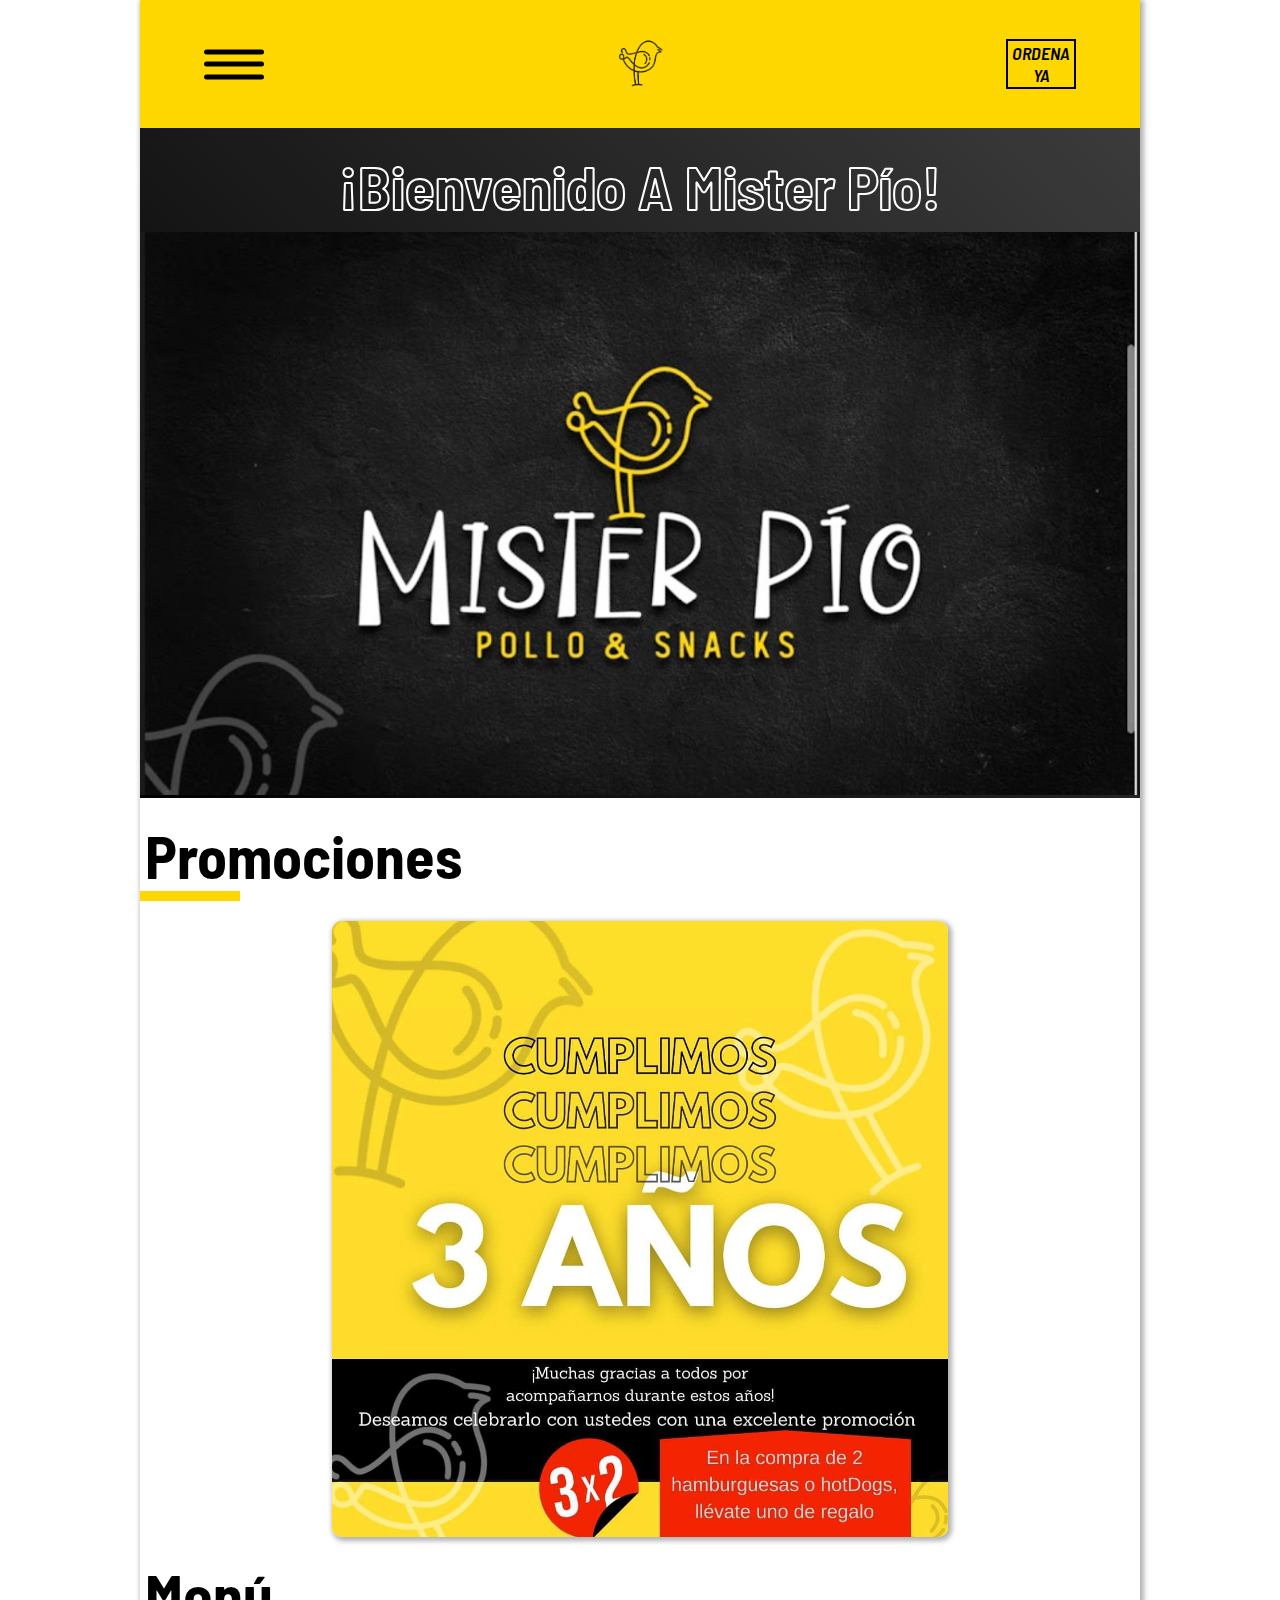
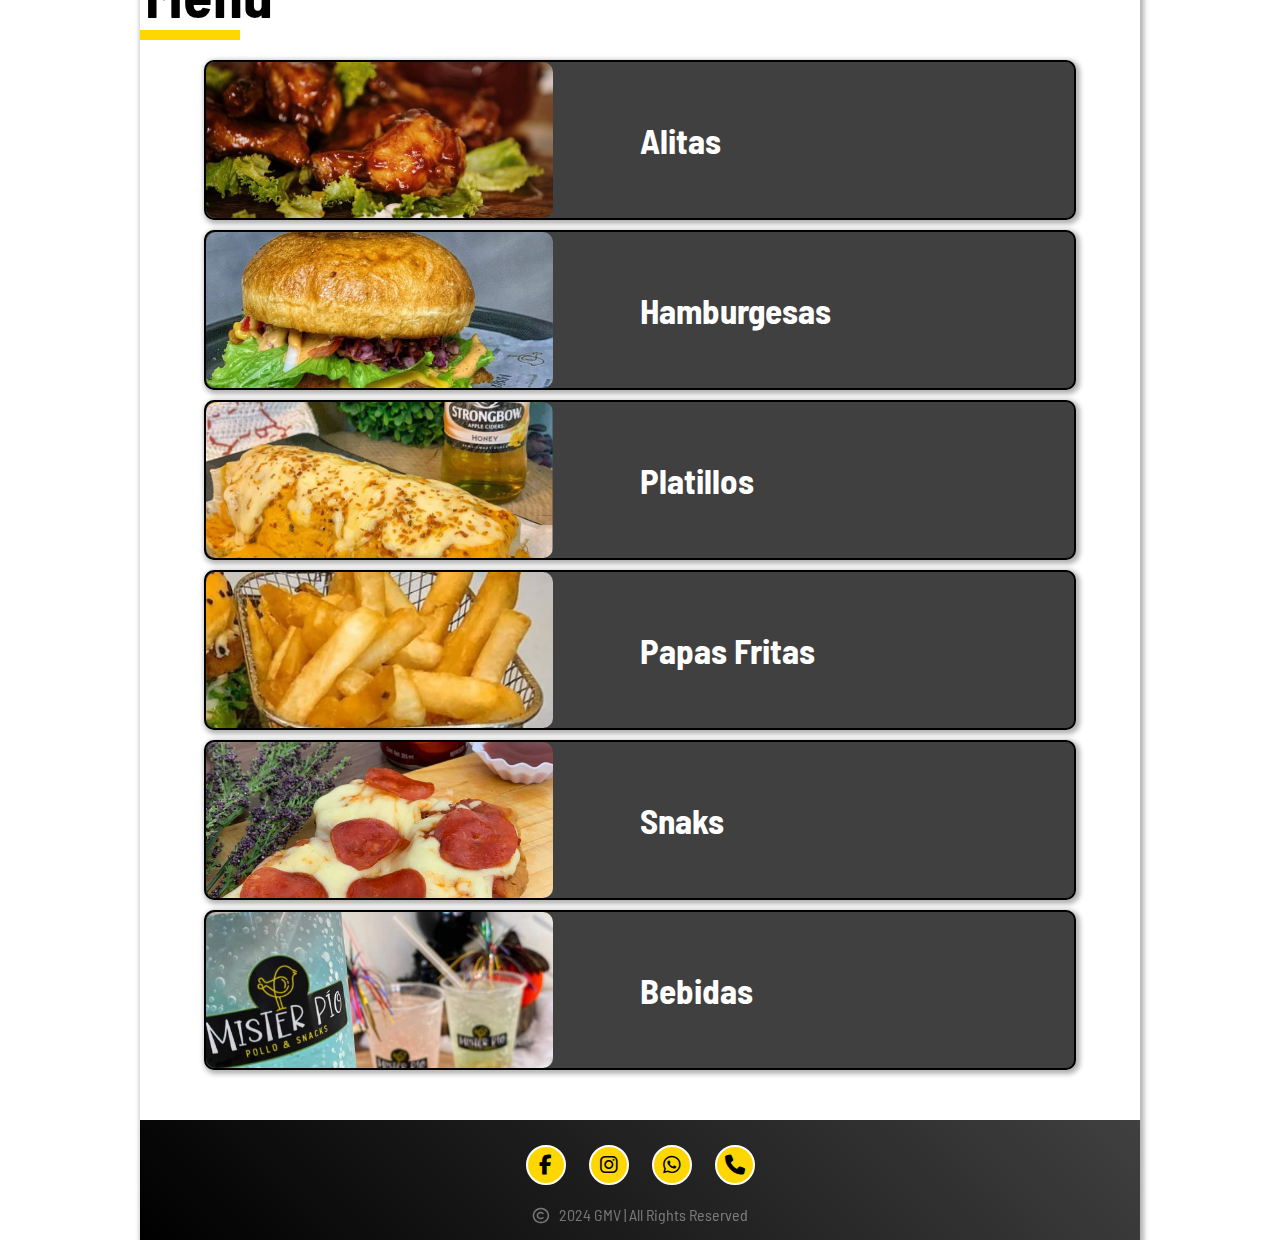
<file: index.html>
<!DOCTYPE html>
<html lang="en">
<head>
    <meta charset="UTF-8">
    <meta name="viewport" content="width=device-width, initial-scale=1.0">
    <link rel="stylesheet" href="style.css">
    <link href="https://cdnjs.cloudflare.com/ajax/libs/font-awesome/6.1.2/css/all.min.css" rel="stylesheet" />
    <link rel="preconnect" href="https://fonts.googleapis.com">
    <link rel="preconnect" href="https://fonts.gstatic.com" crossorigin>
    <link href="https://fonts.googleapis.com/css2?family=Barlow+Semi+Condensed:ital,wght@0,100;0,200;0,300;0,400;0,500;0,600;0,700;0,800;0,900;1,100;1,200;1,300;1,400;1,500;1,600;1,700;1,800;1,900&display=swap" rel="stylesheet">
    <title>Mister Pio</title>
</head>
<body>

    <!--.........nav sec..................-->
    <nav id="navbar">
        <div class="hamburger-menu">
            <span></span>
            <span></span>
            <span></span>
        </div>
        <div class="pio-nav-logo">
            <a href="#" target="_blank"><img src="Images/mister-pio-logo-black.png" alt="mister pio logo"></a>
        </div>
        <div class="order-button">
            <a href="tel:+523781439990" target="_blank">ORDENA YA</a>
        </div>
    </nav>

    <div class="off-screen-menu-nav">
        <div class="off-menu-top">
            <ul>
                <li><a href="#" class="nav-link">Inició</a></li>
                <hr>
                <li><a href="#promotion-locate" class="nav-link">Promociones</a></li>
                <hr>
                <li><a href="#menu-locate" class="nav-link">Menú</a></li>
                <hr>
                <li><a href="location.html" class="nav-link">Ubicanos</a></li>
                <hr>
            </ul>
        </div>
        <div class="off-menu-bottom">
            <a href="https://www.facebook.com/misterpio.polloysnacks/" target="_blank"><i class="fa-brands fa-facebook-f"></i></a>
            <a href="https://www.instagram.com/misterpio.pegueros/" target="_blank"><i class="fa-brands fa-instagram"></i></a>
            <a href="https://api.whatsapp.com/send?phone=%2B523781439990&context=ARCaFNscxSYI_stfjsSs_7xZzqquykpf9dDGY4Dx6fbaixdu2SgUhKH-X23nC-zYW3e9kOe8j7cCv8uqpp4_Bazkj16EUHol1VG-g3Ez2CbQSKxUJmUHYGKz1qY7ZSjIc5O-H712ArQqqVCinLZUUJL-cw&source=FB_Page&app=facebook&entry_point=page_cta&sfnsn=scwspmo" target="_blank"><i class="fa-brands fa-whatsapp"></i></a>
            <a href="tel:+523781439990" target="_blank"><i class="fa-solid fa-phone"></i></a>
        </div>
    </div>




    <!--.........Welcome sec..................-->
    <section class="welcome-sec">
        <div class="welcome-text">
            <h1>¡Bienvenido A Mister Pío!</h1>
        </div>
        <img src="Images/welcome-pio.png" alt="photo of restaurant logo">
    </section>




    <!--.........Promotions sec..................-->
    <section class="promotions-sec sections">
        <div id="promotion-locate"></div>
        <div class="promotions-text">
            <h2>Promociones</h2>
            <hr>
        </div>
        <div class="promotion-images">
            <!-- Image Slider Start -->
            <div class="slider-wrapper">
                <div class="slider">
                    <img src="Images/promociones-1.png" alt="promociones-1" id="slide-1">
                    <img src="Images/promociones-2.png" alt="promociones-2" id="slide-2">
                    <img src="Images/promociones-3.png" alt="promociones-3" id="slide-3">
                    <img src="Images/promociones-1.png" alt="promociones-1" id="slide-4">
                </div>
            </div>
    </section>



    <!--.........Menu sec..................-->
    <section class="menu-sec sections">
        <div id="menu-locate"></div>
        <h2>Menú</h2>
        <hr>
        <div class="menu-items-container">
            <a class="item-alitas menu-items" href="alitas.html">
                <img src="Images/menu items container 1.png" alt="image of wings">
                <h4>Alitas</h4>
            </a>
            <a class="item-hamburgesas menu-items" href="hamburgesas.html">
                <img src="Images/menu items container 2.png" alt="image of burger">
                <h4>Hamburgesas</h4>
            </a>
            <a class="item-platillos menu-items" href="platillos.html">
                <img src="Images/menu items container 3.png" alt="image of burrito">
                <h4>Platillos</h4>
            </a>
            <a class="item-papas-fritas menu-items" href="papas-fritas.html">
                <img src="Images/menu items container 4.png" alt="image of fries">
                <h4>Papas Fritas</h4>
            </a>
            <a class="item-snaks menu-items" href="snaks.html">
                <img src="Images/menu items container 5.png" alt="image of pizza">
                <h4>Snaks</h4>
            </a>
            <a class="item-bebidas menu-items" href="bebidas.html">
                <img src="Images/menu items container 6.png" alt="image of drinks">
                <h4>Bebidas</h4>
            </a>
        </div>
    </section>
    <!--.........Location sec..................-->
    <!--.........footer sec..................-->
    <section class="footer-sec">
        <footer>
            <div class="footer-social">
                <a href="https://www.facebook.com/misterpio.polloysnacks/" target="_blank"><i class="fa-brands fa-facebook-f"></i></a>
                <a href="https://www.instagram.com/misterpio.pegueros/" target="_blank"><i class="fa-brands fa-instagram"></i></a>
                <a href="https://api.whatsapp.com/send?phone=%2B523781439990&context=ARCaFNscxSYI_stfjsSs_7xZzqquykpf9dDGY4Dx6fbaixdu2SgUhKH-X23nC-zYW3e9kOe8j7cCv8uqpp4_Bazkj16EUHol1VG-g3Ez2CbQSKxUJmUHYGKz1qY7ZSjIc5O-H712ArQqqVCinLZUUJL-cw&source=FB_Page&app=facebook&entry_point=page_cta&sfnsn=scwspmo" target="_blank"><i class="fa-brands fa-whatsapp"></i></a>
                <a href="tel:+523781439990" target="_blank"><i class="fa-solid fa-phone"></i></a>
            </div>
            <div class="footer-designed-by">
                <a href="#"><i class="fa-regular fa-copyright"></i></a>
                <p>2024 GMV | All Rights Reserved</p>
            </div>
        </footer>
    </section>


    <script src="app.js"></script>
</body>
</html>
</file>
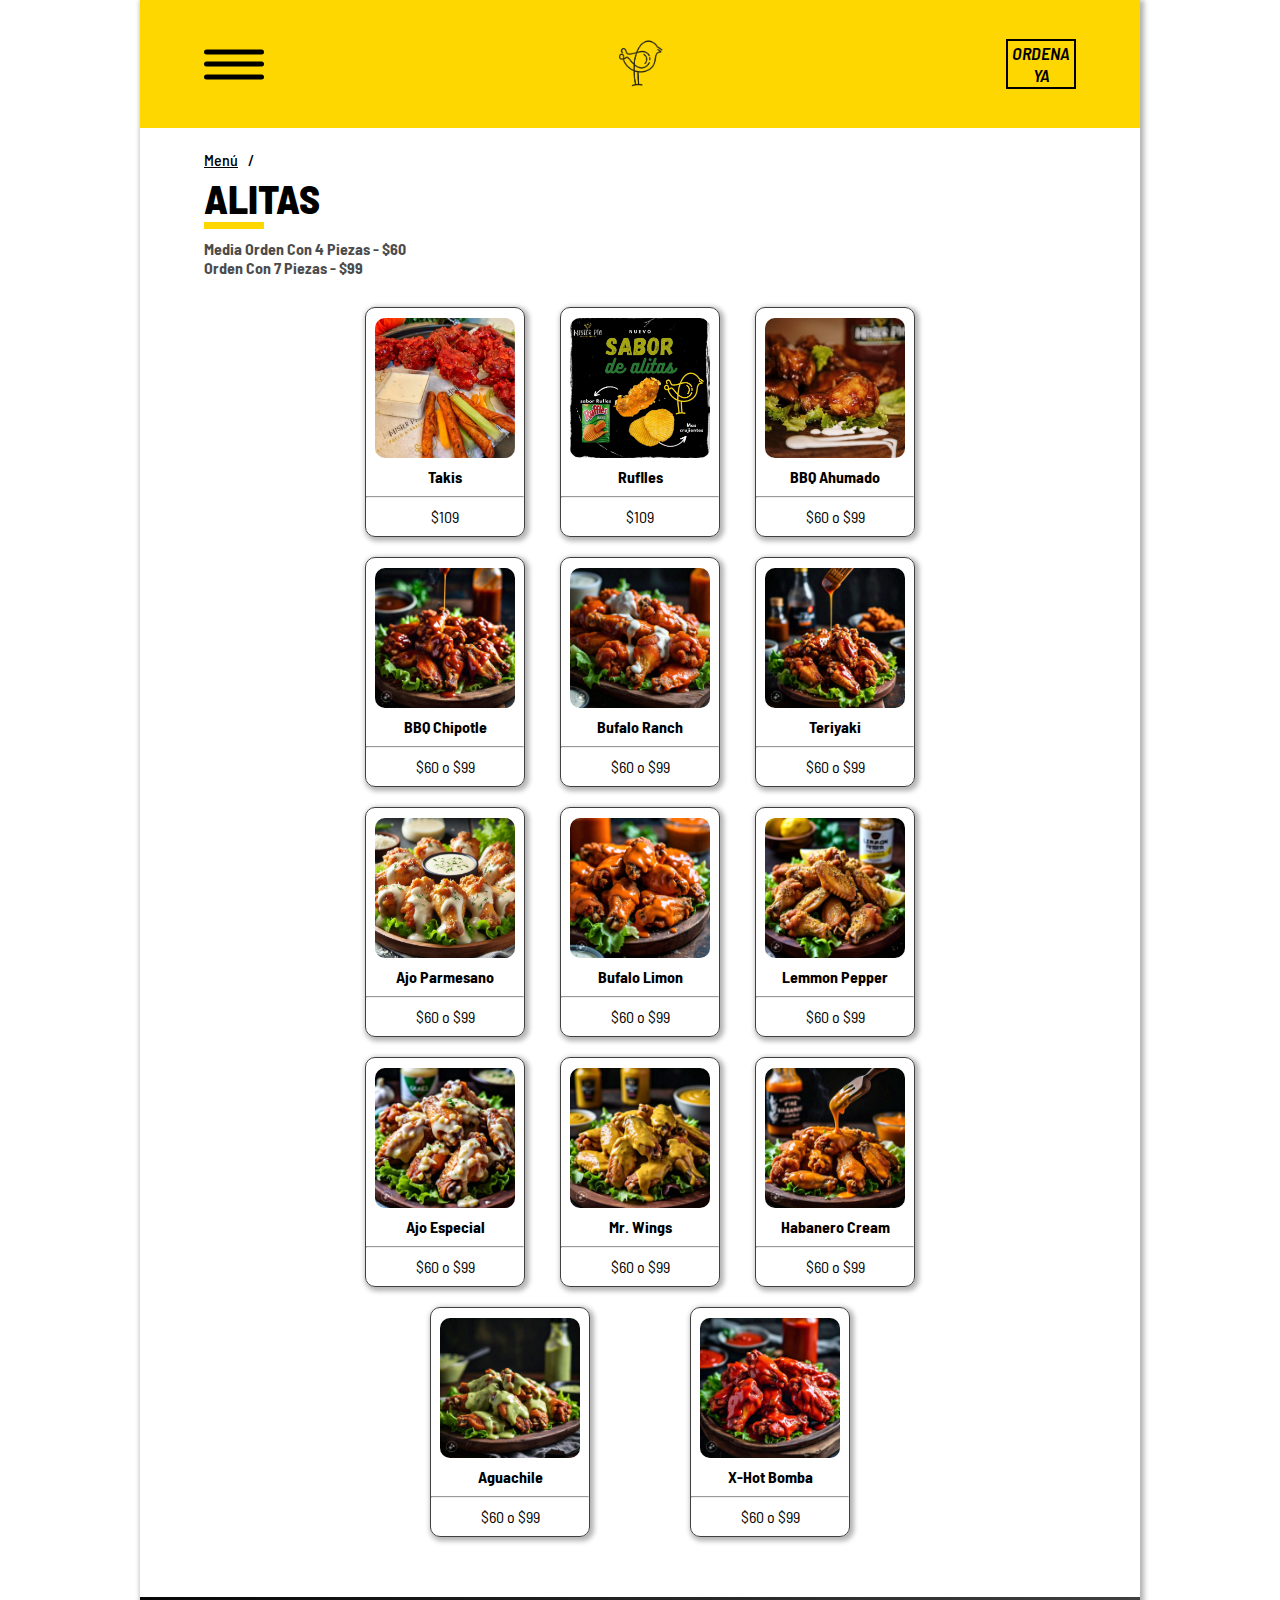
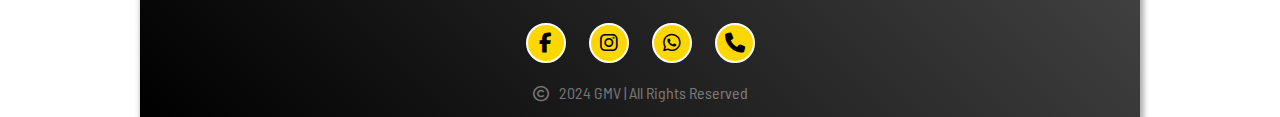
<file: alitas.html>
<!DOCTYPE html>
<html lang="en">
<head>
    <meta charset="UTF-8">
    <meta name="viewport" content="width=device-width, initial-scale=1.0">
    <link rel="stylesheet" href="style.css">
    <link href="https://cdnjs.cloudflare.com/ajax/libs/font-awesome/6.1.2/css/all.min.css" rel="stylesheet" />
    <link rel="preconnect" href="https://fonts.googleapis.com">
    <link rel="preconnect" href="https://fonts.gstatic.com" crossorigin>
    <link href="https://fonts.googleapis.com/css2?family=Barlow+Semi+Condensed:ital,wght@0,100;0,200;0,300;0,400;0,500;0,600;0,700;0,800;0,900;1,100;1,200;1,300;1,400;1,500;1,600;1,700;1,800;1,900&display=swap" rel="stylesheet">
    <title>Mister Pio</title>
</head>
<body>

    <!--.........nav sec..................-->
    <nav id="navbar">
        <div class="hamburger-menu">
            <span></span>
            <span></span>
            <span></span>
        </div>
        <div class="pio-nav-logo">
            <a href="#" target="_blank"><img src="Images/mister-pio-logo-black.png" alt="mister pio logo"></a>
        </div>
        <div class="order-button">
            <a href="tel:+523781439990" target="_blank">ORDENA YA</a>
        </div>
    </nav>

    <div class="off-screen-menu-nav">
        <div class="off-menu-top">
            <ul>
                <li><a href="index.html" class="nav-link">Inició</a></li>
                <hr>
                <li><a href="index.html#promotion-locate" class="nav-link">Promociones</a></li>
                <hr>
                <li><a href="index.html#menu-locate" class="nav-link">Menú</a></li>
                <hr>
                <li><a href="location.html" class="nav-link">Ubicanos</a></li>
                <hr>
            </ul>
        </div>
        <div class="off-menu-bottom">
            <a href="https://www.facebook.com/misterpio.polloysnacks/" target="_blank"><i class="fa-brands fa-facebook-f"></i></a>
            <a href="https://www.instagram.com/misterpio.pegueros/" target="_blank"><i class="fa-brands fa-instagram"></i></a>
            <a href="https://api.whatsapp.com/send?phone=%2B523781439990&context=ARCaFNscxSYI_stfjsSs_7xZzqquykpf9dDGY4Dx6fbaixdu2SgUhKH-X23nC-zYW3e9kOe8j7cCv8uqpp4_Bazkj16EUHol1VG-g3Ez2CbQSKxUJmUHYGKz1qY7ZSjIc5O-H712ArQqqVCinLZUUJL-cw&source=FB_Page&app=facebook&entry_point=page_cta&sfnsn=scwspmo" target="_blank"><i class="fa-brands fa-whatsapp"></i></a>
            <a href="tel:+523781439990" target="_blank"><i class="fa-solid fa-phone"></i></a>
        </div>
    </div>


    <!--.........Burgers sec..................-->
    <div class="whole-menu-item" id="alitas">
        <div class="go-back-to-menu">
            <a href="index.html#menu-locate">Menú</a>
            <p>/</p>
        </div>
        <div class="intro-menu-topic">
            <h2>ALITAS</h2>
            <hr>
            <h4>Media Orden Con 4 Piezas - $60</h4>
            <h4>Orden Con 7 Piezas - $99</h4>

        </div>
        <div class="all-wings all-items">
            <div class="wings single-item">
                <img src="Images/wings-takis.png" alt="image of wings">
                <h4>Takis</h4>
                <hr>
                <p>$109</p>
            </div>
            <div class="wings single-item">
                <img src="Images/promociones-2.png" alt="image of wings">
                <h4>Ruflles</h4>
                <hr>
                <p>$109</p>
            </div>
            <div class="wings single-item">
                <img src="Images/menu items container 1.png" alt="image of wings">
                <h4>BBQ Ahumado</h4>
                <hr>
                <p>$60 o $99</p>
            </div>
            <div class="wings single-item">
                <img src="Images/wings-bbq2.jpg" alt="image of wings">
                <h4>BBQ Chipotle</h4>
                <hr>
                <p>$60 o $99</p>
            </div>
            <div class="wings single-item">
                <img src="Images/wings-buf-ranch2.jpg" alt="image of wings">
                <h4>Bufalo Ranch</h4>
                <hr>
                <p>$60 o $99</p>
            </div>
            <div class="wings single-item">
                <img src="Images/wings-teriyakiv2.jpg" alt="image of wings">
                <h4>Teriyaki</h4>
                <hr>
                <p>$60 o $99</p>
            </div>
            <div class="wings single-item">
                <img src="Images/wings-parmesan2.jpg" alt="image of wings">
                <h4>Ajo Parmesano</h4>
                <hr>
                <p>$60 o $99</p>
            </div>
            <div class="wings single-item">
                <img src="Images/wings-buf2.jpg" alt="image of wings">
                <h4>Bufalo Limon</h4>
                <hr>
                <p>$60 o $99</p>
            </div>
            <div class="wings single-item">
                <img src="Images/wings-lemonpep2.jpg" alt="image of wings">
                <h4>Lemmon Pepper</h4>
                <hr>
                <p>$60 o $99</p>
            </div>
            <div class="wings single-item">
                <img src="Images/wings-garlic2.jpg" alt="image of wings">
                <h4>Ajo Especial</h4>
                <hr>
                <p>$60 o $99</p>
            </div>
            <div class="wings single-item">
                <img src="Images/wings-pio.jpg" alt="image of wings">
                <h4>Mr. Wings</h4>
                <hr>
                <p>$60 o $99</p>
            </div>
            <div class="wings single-item">
                <img src="Images/wings-habanerov2.jpg" alt="image of wings">
                <h4>Habanero Cream</h4>
                <hr>
                <p>$60 o $99</p>
            </div>
            <div class="wings single-item">
                <img src="Images/wings-aguachiles v2.jpg" alt="image of wings">
                <h4>Aguachile</h4>
                <hr>
                <p>$60 o $99</p>
            </div>
            <div class="wings single-item">
                <img src="Images/wings-hot2.jpg" alt="image of wings">
                <h4>X-Hot Bomba</h4>
                <hr>
                <p>$60 o $99</p>
            </div>
            
        </div>
    </div>

    <!--.........footer sec..................-->
    <section class="footer-sec">
        <footer>
            <div class="footer-social">
                <a href="https://www.facebook.com/misterpio.polloysnacks/" target="_blank"><i class="fa-brands fa-facebook-f"></i></a>
                <a href="https://www.instagram.com/misterpio.pegueros/" target="_blank"><i class="fa-brands fa-instagram"></i></a>
                <a href="https://api.whatsapp.com/send?phone=%2B523781439990&context=ARCaFNscxSYI_stfjsSs_7xZzqquykpf9dDGY4Dx6fbaixdu2SgUhKH-X23nC-zYW3e9kOe8j7cCv8uqpp4_Bazkj16EUHol1VG-g3Ez2CbQSKxUJmUHYGKz1qY7ZSjIc5O-H712ArQqqVCinLZUUJL-cw&source=FB_Page&app=facebook&entry_point=page_cta&sfnsn=scwspmo" target="_blank"><i class="fa-brands fa-whatsapp"></i></a>
                <a href="tel:+523781439990" target="_blank"><i class="fa-solid fa-phone"></i></a>
            </div>
            <div class="footer-designed-by">
                <a href="#"><i class="fa-regular fa-copyright"></i></a>
                <p>2024 GMV | All Rights Reserved</p>
            </div>
        </footer>
    </section>





    <script src="app.js"></script>
</body>
</html>
</file>
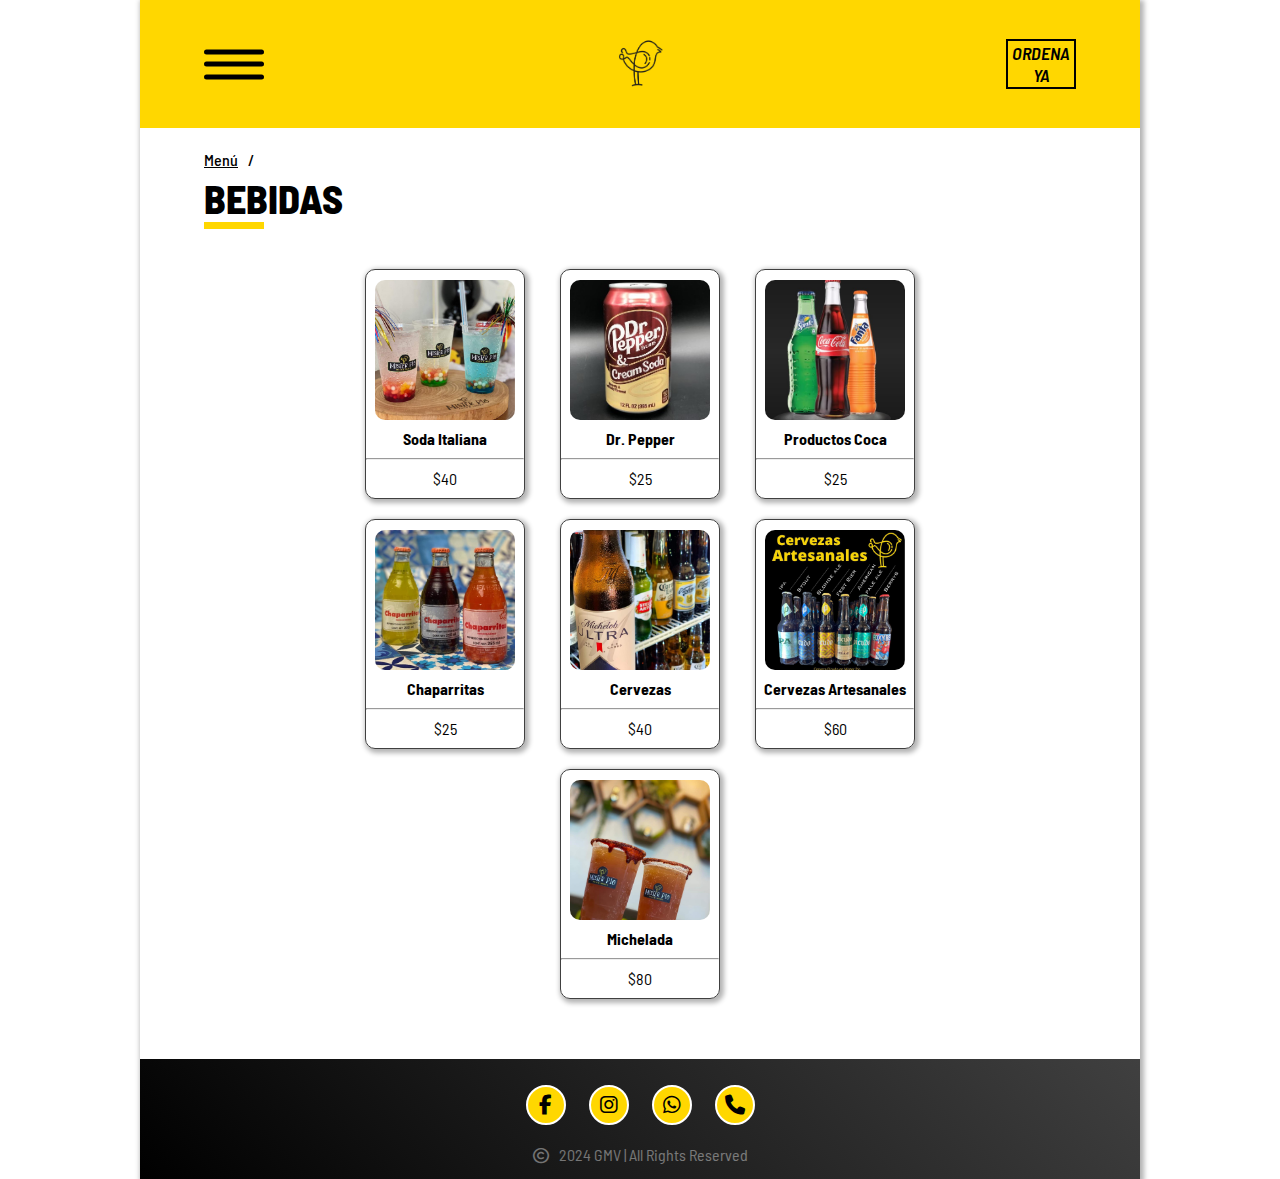
<file: bebidas.html>
<!DOCTYPE html>
<html lang="en">
<head>
    <meta charset="UTF-8">
    <meta name="viewport" content="width=device-width, initial-scale=1.0">
    <link rel="stylesheet" href="style.css">
    <link href="https://cdnjs.cloudflare.com/ajax/libs/font-awesome/6.1.2/css/all.min.css" rel="stylesheet" />
    <link rel="preconnect" href="https://fonts.googleapis.com">
    <link rel="preconnect" href="https://fonts.gstatic.com" crossorigin>
    <link href="https://fonts.googleapis.com/css2?family=Barlow+Semi+Condensed:ital,wght@0,100;0,200;0,300;0,400;0,500;0,600;0,700;0,800;0,900;1,100;1,200;1,300;1,400;1,500;1,600;1,700;1,800;1,900&display=swap" rel="stylesheet">
    <title>Mister Pio</title>
</head>
<body>

    <!--.........nav sec..................-->
    <nav id="navbar">
        <div class="hamburger-menu">
            <span></span>
            <span></span>
            <span></span>
        </div>
        <div class="pio-nav-logo">
            <a href="#" target="_blank"><img src="Images/mister-pio-logo-black.png" alt="mister pio logo"></a>
        </div>
        <div class="order-button">
            <a href="tel:+523781439990" target="_blank">ORDENA YA</a>
        </div>
    </nav>

    <div class="off-screen-menu-nav">
        <div class="off-menu-top">
            <ul>
                <li><a href="index.html" class="nav-link">Inició</a></li>
                <hr>
                <li><a href="index.html#promotion-locate" class="nav-link">Promociones</a></li>
                <hr>
                <li><a href="index.html#menu-locate" class="nav-link">Menú</a></li>
                <hr>
                <li><a href="location.html" class="nav-link">Ubicanos</a></li>
                <hr>
            </ul>
        </div>
        <div class="off-menu-bottom">
            <a href="https://www.facebook.com/misterpio.polloysnacks/" target="_blank"><i class="fa-brands fa-facebook-f"></i></a>
            <a href="https://www.instagram.com/misterpio.pegueros/" target="_blank"><i class="fa-brands fa-instagram"></i></a>
            <a href="https://api.whatsapp.com/send?phone=%2B523781439990&context=ARCaFNscxSYI_stfjsSs_7xZzqquykpf9dDGY4Dx6fbaixdu2SgUhKH-X23nC-zYW3e9kOe8j7cCv8uqpp4_Bazkj16EUHol1VG-g3Ez2CbQSKxUJmUHYGKz1qY7ZSjIc5O-H712ArQqqVCinLZUUJL-cw&source=FB_Page&app=facebook&entry_point=page_cta&sfnsn=scwspmo" target="_blank"><i class="fa-brands fa-whatsapp"></i></a>
            <a href="tel:+523781439990" target="_blank"><i class="fa-solid fa-phone"></i></a>
        </div>
    </div>


    <!--.........Burgers sec..................-->
    <div class="whole-menu-item" id="bebidas">
        <div class="go-back-to-menu">
            <a href="index.html#menu-locate">Menú</a>
            <p>/</p>
        </div>
        <div class="intro-menu-topic">
            <h2>BEBIDAS</h2>
            <hr>
            <h4></h4>
        </div>
        <div class="all-drinks all-items">
            <div class="drink single-item">
                <img src="Images/drinks-soda-italiana.png" alt="image of drinks">
                <h4>Soda Italiana</h4>
                <hr>
                <p>$40</p>
            </div>
            <div class="drink single-item">
                <img src="Images/bebidas-drpepper2.jpg" alt="image of drinks">
                <h4>Dr. Pepper</h4>
                <hr>
                <p>$25</p>
            </div>
            <div class="drink single-item">
                <img src="Images/bebidas-coca2.jpg" alt="image of drinks">
                <h4>Productos Coca</h4>
                <hr>
                <p>$25</p>
            </div>
            <div class="drink single-item">
                <img src="Images/bebidas-chaparritas2.jpg" alt="image of drinks">
                <h4>Chaparritas</h4>
                <hr>
                <p>$25</p>
            </div>
            <div class="drink single-item">
                <img src="Images/drinks-cervezas.png" alt="image of drinks">
                <h4>Cervezas</h4>
                <hr>
                <p>$40</p>
            </div>
            <div class="drink single-item">
                <img src="Images/drinks-cervezas-artesanales.png" alt="image of drinks">
                <h4>Cervezas Artesanales</h4>
                <hr>
                <p>$60</p>
            </div>
            <div class="drink single-item">
                <img src="Images/drinks-michelada.png" alt="image of drinks">
                <h4>Michelada</h4>
                <hr>
                <p>$80</p>
            </div>
        </div>
    </div>

    <!--.........footer sec..................-->
    <section class="footer-sec">
        <footer>
            <div class="footer-social">
                <a href="https://www.facebook.com/misterpio.polloysnacks/" target="_blank"><i class="fa-brands fa-facebook-f"></i></a>
                <a href="https://www.instagram.com/misterpio.pegueros/" target="_blank"><i class="fa-brands fa-instagram"></i></a>
                <a href="https://api.whatsapp.com/send?phone=%2B523781439990&context=ARCaFNscxSYI_stfjsSs_7xZzqquykpf9dDGY4Dx6fbaixdu2SgUhKH-X23nC-zYW3e9kOe8j7cCv8uqpp4_Bazkj16EUHol1VG-g3Ez2CbQSKxUJmUHYGKz1qY7ZSjIc5O-H712ArQqqVCinLZUUJL-cw&source=FB_Page&app=facebook&entry_point=page_cta&sfnsn=scwspmo" target="_blank"><i class="fa-brands fa-whatsapp"></i></a>
                <a href="tel:+523781439990" target="_blank"><i class="fa-solid fa-phone"></i></a>
            </div>
            <div class="footer-designed-by">
                <a href="#"><i class="fa-regular fa-copyright"></i></a>
                <p>2024 GMV | All Rights Reserved</p>
            </div>
        </footer>
    </section>





    <script src="app.js"></script>
</body>
</html>
</file>
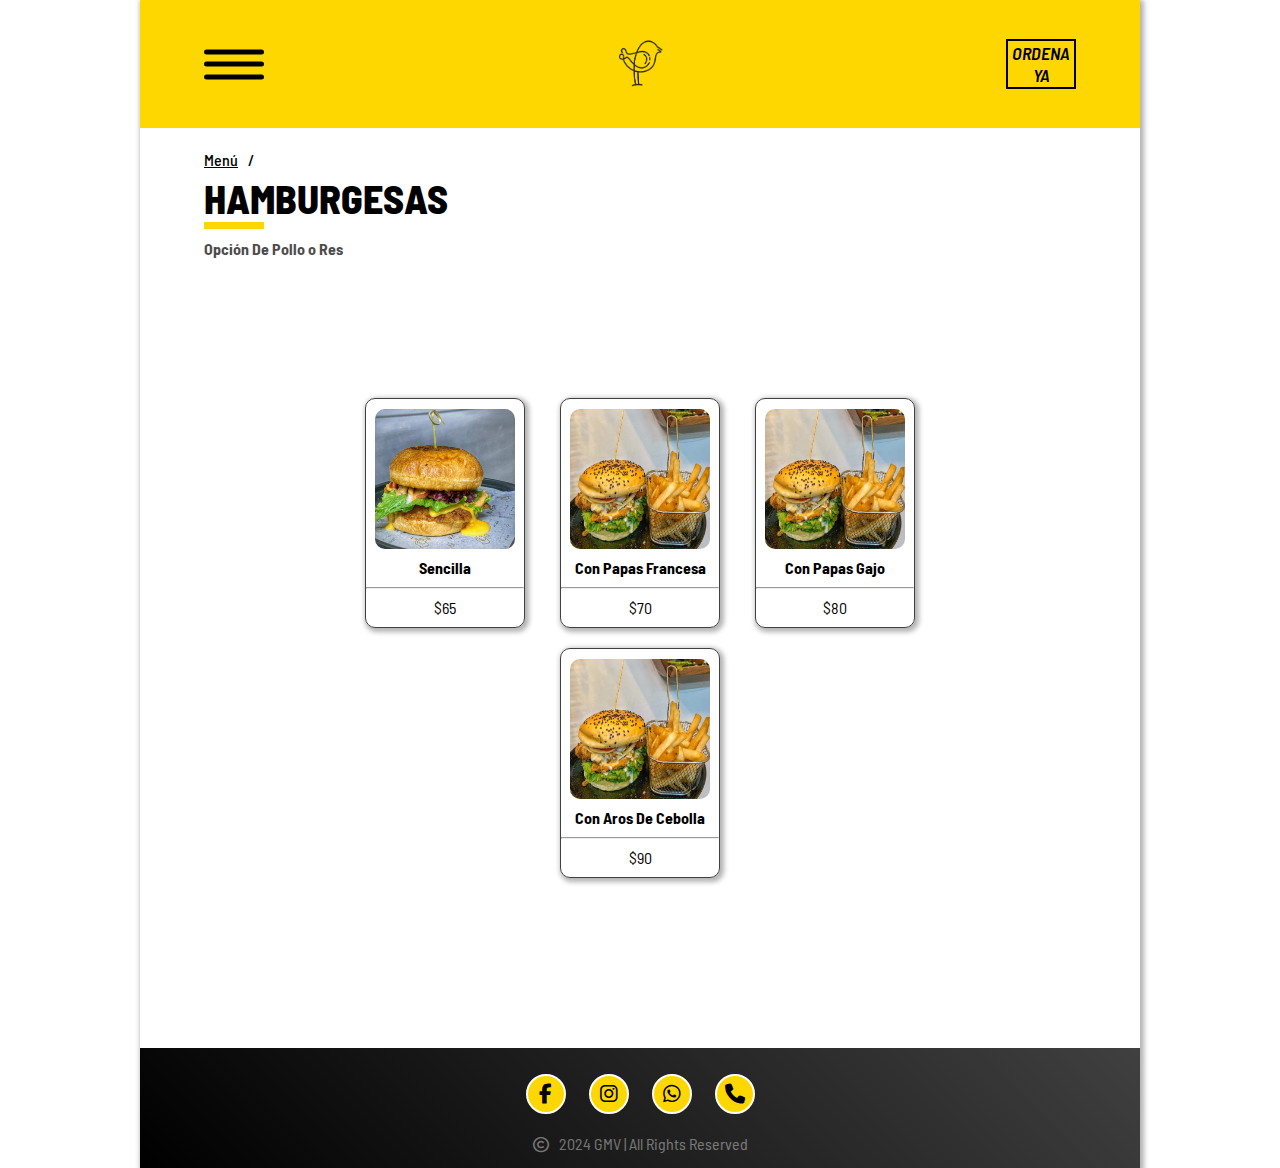
<file: hamburgesas.html>
<!DOCTYPE html>
<html lang="en">
<head>
    <meta charset="UTF-8">
    <meta name="viewport" content="width=device-width, initial-scale=1.0">
    <link rel="stylesheet" href="style.css">
    <link href="https://cdnjs.cloudflare.com/ajax/libs/font-awesome/6.1.2/css/all.min.css" rel="stylesheet" />
    <link rel="preconnect" href="https://fonts.googleapis.com">
    <link rel="preconnect" href="https://fonts.gstatic.com" crossorigin>
    <link href="https://fonts.googleapis.com/css2?family=Barlow+Semi+Condensed:ital,wght@0,100;0,200;0,300;0,400;0,500;0,600;0,700;0,800;0,900;1,100;1,200;1,300;1,400;1,500;1,600;1,700;1,800;1,900&display=swap" rel="stylesheet">
    <title>Mister Pio</title>
</head>
<body>

    <!--.........nav sec..................-->
    <nav id="navbar">
        <div class="hamburger-menu">
            <span></span>
            <span></span>
            <span></span>
        </div>
        <div class="pio-nav-logo">
            <a href="#" target="_blank"><img src="Images/mister-pio-logo-black.png" alt="mister pio logo"></a>
        </div>
        <div class="order-button">
            <a href="tel:+523781439990" target="_blank">ORDENA YA</a>
        </div>
    </nav>

    <div class="off-screen-menu-nav">
        <div class="off-menu-top">
            <ul>
                <li><a href="index.html" class="nav-link">Inició</a></li>
                <hr>
                <li><a href="index.html#promotion-locate" class="nav-link">Promociones</a></li>
                <hr>
                <li><a href="index.html#menu-locate" class="nav-link">Menú</a></li>
                <hr>
                <li><a href="location.html" class="nav-link">Ubicanos</a></li>
                <hr>
            </ul>
        </div>
        <div class="off-menu-bottom">
            <a href="https://www.facebook.com/misterpio.polloysnacks/" target="_blank"><i class="fa-brands fa-facebook-f"></i></a>
            <a href="https://www.instagram.com/misterpio.pegueros/" target="_blank"><i class="fa-brands fa-instagram"></i></a>
            <a href="https://api.whatsapp.com/send?phone=%2B523781439990&context=ARCaFNscxSYI_stfjsSs_7xZzqquykpf9dDGY4Dx6fbaixdu2SgUhKH-X23nC-zYW3e9kOe8j7cCv8uqpp4_Bazkj16EUHol1VG-g3Ez2CbQSKxUJmUHYGKz1qY7ZSjIc5O-H712ArQqqVCinLZUUJL-cw&source=FB_Page&app=facebook&entry_point=page_cta&sfnsn=scwspmo" target="_blank"><i class="fa-brands fa-whatsapp"></i></a>
            <a href="tel:+523781439990" target="_blank"><i class="fa-solid fa-phone"></i></a>
        </div>
    </div>


    <!--.........Burgers sec..................-->
    <div class="whole-menu-item" id="hamburgesas">
        <div class="go-back-to-menu">
            <a href="index.html#menu-locate">Menú</a>
            <p>/</p>
        </div>
        <div class="intro-menu-topic">
            <h2>HAMBURGESAS</h2>
            <hr>
            <h4>Opción De Pollo o Res</h4>
        </div>
        <div class="all-burgers all-items">
            <div class="burger single-item">
                <img src="Images/burger-1.png" alt="image of burger">
                <h4>Sencilla</h4>
                <hr>
                <p>$65</p>
            </div>
            <div class="burger single-item">
                <img src="Images/burger-2.png" alt="image of burger">
                <h4>Con Papas Francesa</h4>
                <hr>
                <p>$70</p>
            </div>
            <div class="burger single-item">
                <img src="Images/burger-2.png" alt="image of burger">
                <h4>Con Papas Gajo</h4>
                <hr>
                <p>$80</p>
            </div>
            <div class="burger single-item">
                <img src="Images/burger-2.png" alt="image of burger">
                <h4>Con Aros De Cebolla</h4>
                <hr>
                <p>$90</p>
            </div>
        </div>
    </div>

    <!--.........footer sec..................-->
    <section class="footer-sec">
        <footer>
            <div class="footer-social">
                <a href="https://www.facebook.com/misterpio.polloysnacks/" target="_blank"><i class="fa-brands fa-facebook-f"></i></a>
                <a href="https://www.instagram.com/misterpio.pegueros/" target="_blank"><i class="fa-brands fa-instagram"></i></a>
                <a href="https://api.whatsapp.com/send?phone=%2B523781439990&context=ARCaFNscxSYI_stfjsSs_7xZzqquykpf9dDGY4Dx6fbaixdu2SgUhKH-X23nC-zYW3e9kOe8j7cCv8uqpp4_Bazkj16EUHol1VG-g3Ez2CbQSKxUJmUHYGKz1qY7ZSjIc5O-H712ArQqqVCinLZUUJL-cw&source=FB_Page&app=facebook&entry_point=page_cta&sfnsn=scwspmo" target="_blank"><i class="fa-brands fa-whatsapp"></i></a>
                <a href="tel:+523781439990" target="_blank"><i class="fa-solid fa-phone"></i></a>
            </div>
            <div class="footer-designed-by">
                <a href="#"><i class="fa-regular fa-copyright"></i></a>
                <p>2024 GMV | All Rights Reserved</p>
            </div>
        </footer>
    </section>





    <script src="app.js"></script>
</body>
</html>
</file>
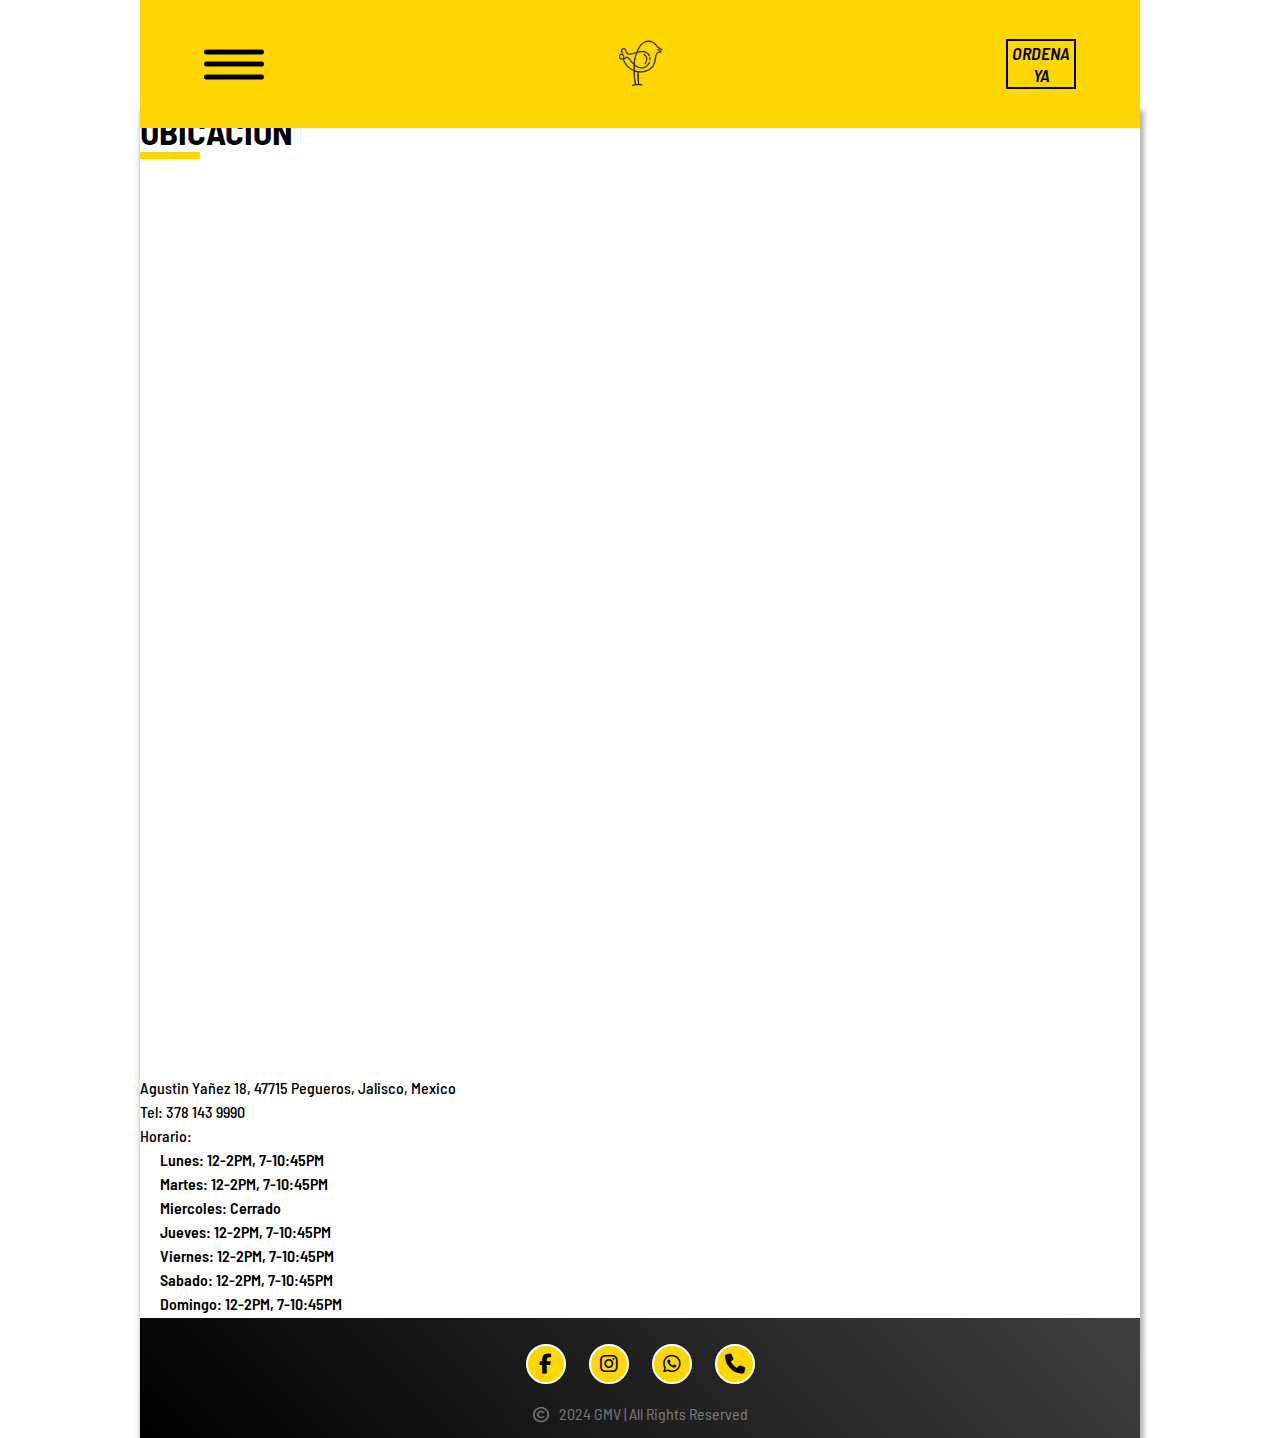
<file: location.html>
<!DOCTYPE html>
<html lang="en">
<head>
    <meta charset="UTF-8">
    <meta name="viewport" content="width=device-width, initial-scale=1.0">
    <link rel="stylesheet" href="style.css">
    <link href="https://cdnjs.cloudflare.com/ajax/libs/font-awesome/6.1.2/css/all.min.css" rel="stylesheet" />
    <link rel="preconnect" href="https://fonts.googleapis.com">
    <link rel="preconnect" href="https://fonts.gstatic.com" crossorigin>
    <link href="https://fonts.googleapis.com/css2?family=Barlow+Semi+Condensed:ital,wght@0,100;0,200;0,300;0,400;0,500;0,600;0,700;0,800;0,900;1,100;1,200;1,300;1,400;1,500;1,600;1,700;1,800;1,900&display=swap" rel="stylesheet">
    <title>Mister Pio</title>
</head>
<body>

    <!--.........nav sec..................-->
    <nav id="navbar">
        <div class="hamburger-menu">
            <span></span>
            <span></span>
            <span></span>
        </div>
        <div class="pio-nav-logo">
            <a href="#" target="_blank"><img src="Images/mister-pio-logo-black.png" alt="mister pio logo"></a>
        </div>
        <div class="order-button">
            <a href="tel:+523781439990" target="_blank">ORDENA YA</a>
        </div>
    </nav>

    <div class="off-screen-menu-nav">
        <div class="off-menu-top">
            <ul>
                <li><a href="index.html" class="nav-link">Inició</a></li>
                <hr>
                <li><a href="index.html#promotion-locate" class="nav-link">Promociones</a></li>
                <hr>
                <li><a href="index.html#menu-locate" class="nav-link">Menú</a></li>
                <hr>
                <li><a href="location.html" class="nav-link">Ubicanos</a></li>
                <hr>
            </ul>
        </div>
        <div class="off-menu-bottom">
            <a href="https://www.facebook.com/misterpio.polloysnacks/" target="_blank"><i class="fa-brands fa-facebook-f"></i></a>
            <a href="https://www.instagram.com/misterpio.pegueros/" target="_blank"><i class="fa-brands fa-instagram"></i></a>
            <a href="https://api.whatsapp.com/send?phone=%2B523781439990&context=ARCaFNscxSYI_stfjsSs_7xZzqquykpf9dDGY4Dx6fbaixdu2SgUhKH-X23nC-zYW3e9kOe8j7cCv8uqpp4_Bazkj16EUHol1VG-g3Ez2CbQSKxUJmUHYGKz1qY7ZSjIc5O-H712ArQqqVCinLZUUJL-cw&source=FB_Page&app=facebook&entry_point=page_cta&sfnsn=scwspmo" target="_blank"><i class="fa-brands fa-whatsapp"></i></a>
            <a href="tel:+523781439990" target="_blank"><i class="fa-solid fa-phone"></i></a>
        </div>
    </div>


    <!--.........location sec..................-->
    <div class="location-sec">
        <div class="location-container">
            <div class="location-title">
                <h2>UBICACIÓN</h2>
                <hr>
            </div>
            <div class="location-img">
                <iframe src="https://www.google.com/maps/embed?pb=!1m18!1m12!1m3!1d3725.991118810776!2d-102.66884580000001!3d20.952871799999997!2m3!1f0!2f0!3f0!3m2!1i1024!2i768!4f13.1!3m3!1m2!1s0x842923f130925893%3A0xdbc6a222344df16c!2sMister%20P%C3%ADo!5e0!3m2!1sen!2smx!4v1719906474108!5m2!1sen!2smx" width="600" height="450" style="border:0;" allowfullscreen="" loading="lazy" referrerpolicy="no-referrer-when-downgrade"></iframe>
            </div>
            <div class="location-info">
                <p>Agustin Yañez 18, 47715 Pegueros, Jalisco, Mexico</p>
                <p>Tel: 378 143 9990</p>
                <p>Horario:</p>
                <div class="horario">
                    <p>Lunes: 12-2PM, 7-10:45PM</p>
                    <p>Martes: 12-2PM, 7-10:45PM</p>
                    <p>Miercoles: Cerrado</p>
                    <p>Jueves: 12-2PM, 7-10:45PM</p>
                    <p>Viernes: 12-2PM, 7-10:45PM</p>
                    <p>Sabado: 12-2PM, 7-10:45PM</p>
                <p>Domingo: 12-2PM, 7-10:45PM</p>
                </div>
            </div>
        </div>
    </div>

    <!--.........footer sec..................-->
    <section class="footer-sec">
        <footer>
            <div class="footer-social">
                <a href="https://www.facebook.com/misterpio.polloysnacks/" target="_blank"><i class="fa-brands fa-facebook-f"></i></a>
                <a href="https://www.instagram.com/misterpio.pegueros/" target="_blank"><i class="fa-brands fa-instagram"></i></a>
                <a href="https://api.whatsapp.com/send?phone=%2B523781439990&context=ARCaFNscxSYI_stfjsSs_7xZzqquykpf9dDGY4Dx6fbaixdu2SgUhKH-X23nC-zYW3e9kOe8j7cCv8uqpp4_Bazkj16EUHol1VG-g3Ez2CbQSKxUJmUHYGKz1qY7ZSjIc5O-H712ArQqqVCinLZUUJL-cw&source=FB_Page&app=facebook&entry_point=page_cta&sfnsn=scwspmo" target="_blank"><i class="fa-brands fa-whatsapp"></i></a>
                <a href="tel:+523781439990" target="_blank"><i class="fa-solid fa-phone"></i></a>
            </div>
            <div class="footer-designed-by">
                <a href="#"><i class="fa-regular fa-copyright"></i></a>
                <p>2024 GMV | All Rights Reserved</p>
            </div>
        </footer>
    </section>





    <script src="app.js"></script>
</body>
</html>
</file>
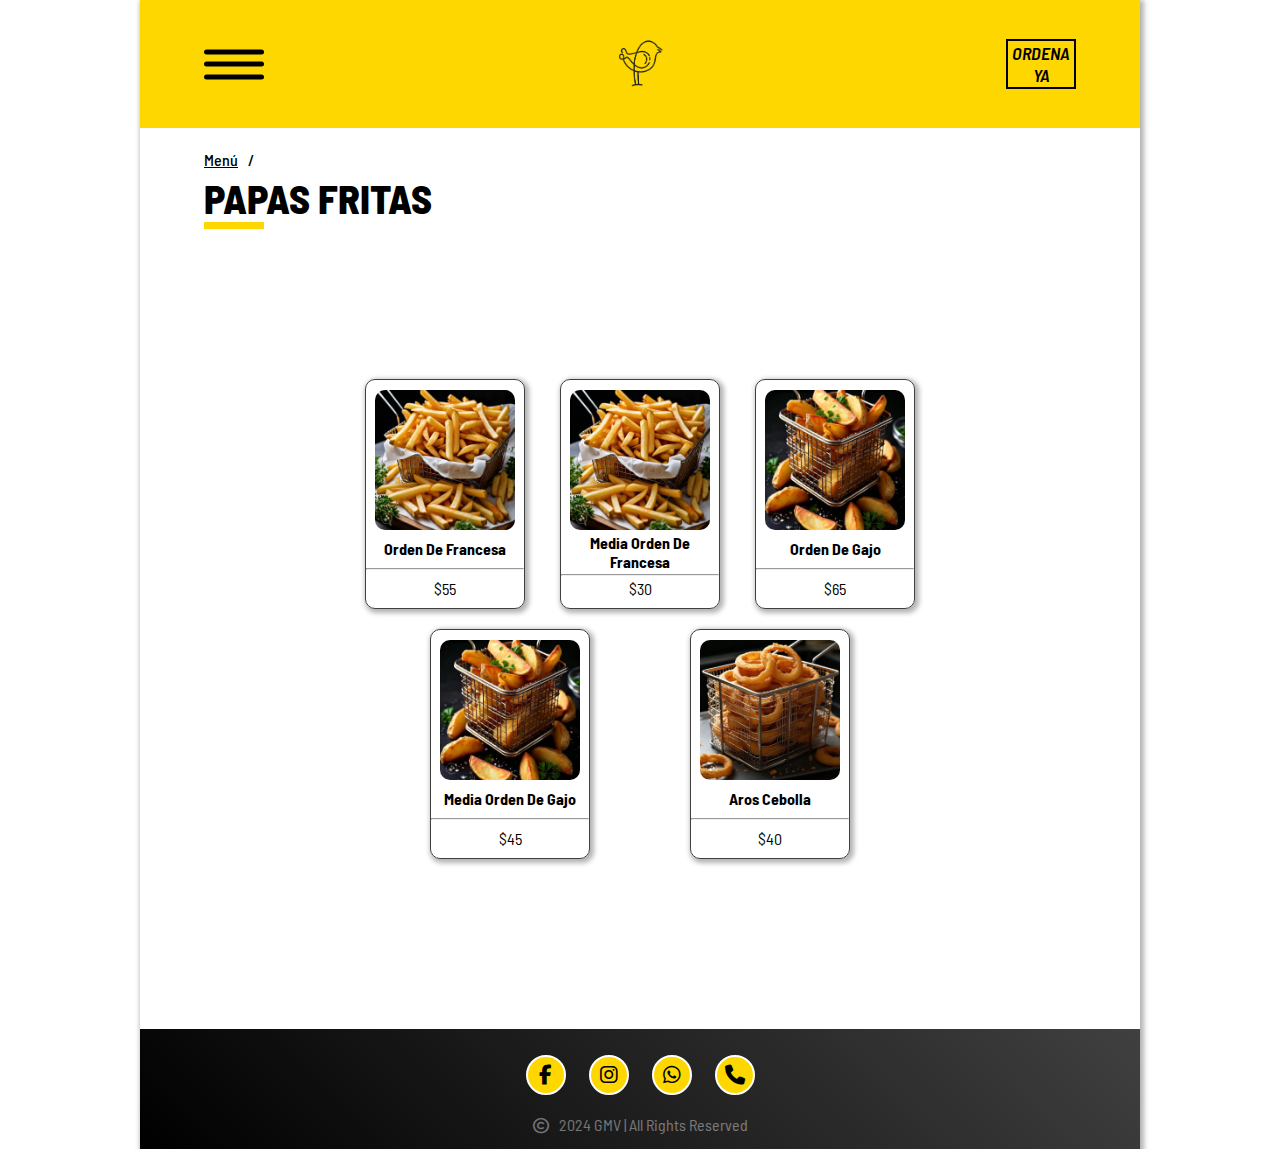
<file: papas-fritas.html>
<!DOCTYPE html>
<html lang="en">
<head>
    <meta charset="UTF-8">
    <meta name="viewport" content="width=device-width, initial-scale=1.0">
    <link rel="stylesheet" href="style.css">
    <link href="https://cdnjs.cloudflare.com/ajax/libs/font-awesome/6.1.2/css/all.min.css" rel="stylesheet" />
    <link rel="preconnect" href="https://fonts.googleapis.com">
    <link rel="preconnect" href="https://fonts.gstatic.com" crossorigin>
    <link href="https://fonts.googleapis.com/css2?family=Barlow+Semi+Condensed:ital,wght@0,100;0,200;0,300;0,400;0,500;0,600;0,700;0,800;0,900;1,100;1,200;1,300;1,400;1,500;1,600;1,700;1,800;1,900&display=swap" rel="stylesheet">
    <title>Mister Pio</title>
</head>
<body>

    <!--.........nav sec..................-->
    <nav id="navbar">
        <div class="hamburger-menu">
            <span></span>
            <span></span>
            <span></span>
        </div>
        <div class="pio-nav-logo">
            <a href="#" target="_blank"><img src="Images/mister-pio-logo-black.png" alt="mister pio logo"></a>
        </div>
        <div class="order-button">
            <a href="tel:+523781439990" target="_blank">ORDENA YA</a>
        </div>
    </nav>

    <div class="off-screen-menu-nav">
        <div class="off-menu-top">
            <ul>
                <li><a href="index.html" class="nav-link">Inició</a></li>
                <hr>
                <li><a href="index.html#promotion-locate" class="nav-link">Promociones</a></li>
                <hr>
                <li><a href="index.html#menu-locate" class="nav-link">Menú</a></li>
                <hr>
                <li><a href="location.html" class="nav-link">Ubicanos</a></li>
                <hr>
            </ul>
        </div>
        <div class="off-menu-bottom">
            <a href="https://www.facebook.com/misterpio.polloysnacks/" target="_blank"><i class="fa-brands fa-facebook-f"></i></a>
            <a href="https://www.instagram.com/misterpio.pegueros/" target="_blank"><i class="fa-brands fa-instagram"></i></a>
            <a href="https://api.whatsapp.com/send?phone=%2B523781439990&context=ARCaFNscxSYI_stfjsSs_7xZzqquykpf9dDGY4Dx6fbaixdu2SgUhKH-X23nC-zYW3e9kOe8j7cCv8uqpp4_Bazkj16EUHol1VG-g3Ez2CbQSKxUJmUHYGKz1qY7ZSjIc5O-H712ArQqqVCinLZUUJL-cw&source=FB_Page&app=facebook&entry_point=page_cta&sfnsn=scwspmo" target="_blank"><i class="fa-brands fa-whatsapp"></i></a>
            <a href="tel:+523781439990" target="_blank"><i class="fa-solid fa-phone"></i></a>
        </div>
    </div>


    <!--.........Burgers sec..................-->
    <div class="whole-menu-item" id="papas-fritas">
        <div class="go-back-to-menu">
            <a href="index.html#menu-locate">Menú</a>
            <p>/</p>
        </div>
        <div class="intro-menu-topic">
            <h2>PAPAS FRITAS</h2>
            <hr>
            <h4></h4>
        </div>
        <div class="all-fries all-items">
            <div class="fries single-item">
                <img src="Images/fries-1.jpg" alt="image of fries">
                <h4>Orden De Francesa</h4>
                <hr>
                <p>$55</p>
            </div>
            <div class="fries single-item">
                <img src="Images/fries-1.jpg" alt="image of fries">
                <h4>Media Orden De Francesa</h4>
                <hr>
                <p>$30</p>
            </div>
            <div class="fries single-item">
                <img src="Images/fries-2.jpg" alt="image of fries">
                <h4>Orden De Gajo</h4>
                <hr>
                <p>$65</p>
            </div>
            <div class="fries single-item">
                <img src="Images/fries-2.jpg" alt="image of fries">
                <h4>Media Orden De Gajo</h4>
                <hr>
                <p>$45</p>
            </div>
            <div class="fries single-item">
                <img src="Images/fries-3.jpg" alt="image of fries">
                <h4>Aros Cebolla</h4>
                <hr>
                <p>$40</p>
            </div>
        </div>
    </div>

    <!--.........footer sec..................-->
    <section class="footer-sec">
        <footer>
            <div class="footer-social">
                <a href="https://www.facebook.com/misterpio.polloysnacks/" target="_blank"><i class="fa-brands fa-facebook-f"></i></a>
                <a href="https://www.instagram.com/misterpio.pegueros/" target="_blank"><i class="fa-brands fa-instagram"></i></a>
                <a href="https://api.whatsapp.com/send?phone=%2B523781439990&context=ARCaFNscxSYI_stfjsSs_7xZzqquykpf9dDGY4Dx6fbaixdu2SgUhKH-X23nC-zYW3e9kOe8j7cCv8uqpp4_Bazkj16EUHol1VG-g3Ez2CbQSKxUJmUHYGKz1qY7ZSjIc5O-H712ArQqqVCinLZUUJL-cw&source=FB_Page&app=facebook&entry_point=page_cta&sfnsn=scwspmo" target="_blank"><i class="fa-brands fa-whatsapp"></i></a>
                <a href="tel:+523781439990" target="_blank"><i class="fa-solid fa-phone"></i></a>
            </div>
            <div class="footer-designed-by">
                <a href="#"><i class="fa-regular fa-copyright"></i></a>
                <p>2024 GMV | All Rights Reserved</p>
            </div>
        </footer>
    </section>





    <script src="app.js"></script>
</body>
</html>
</file>
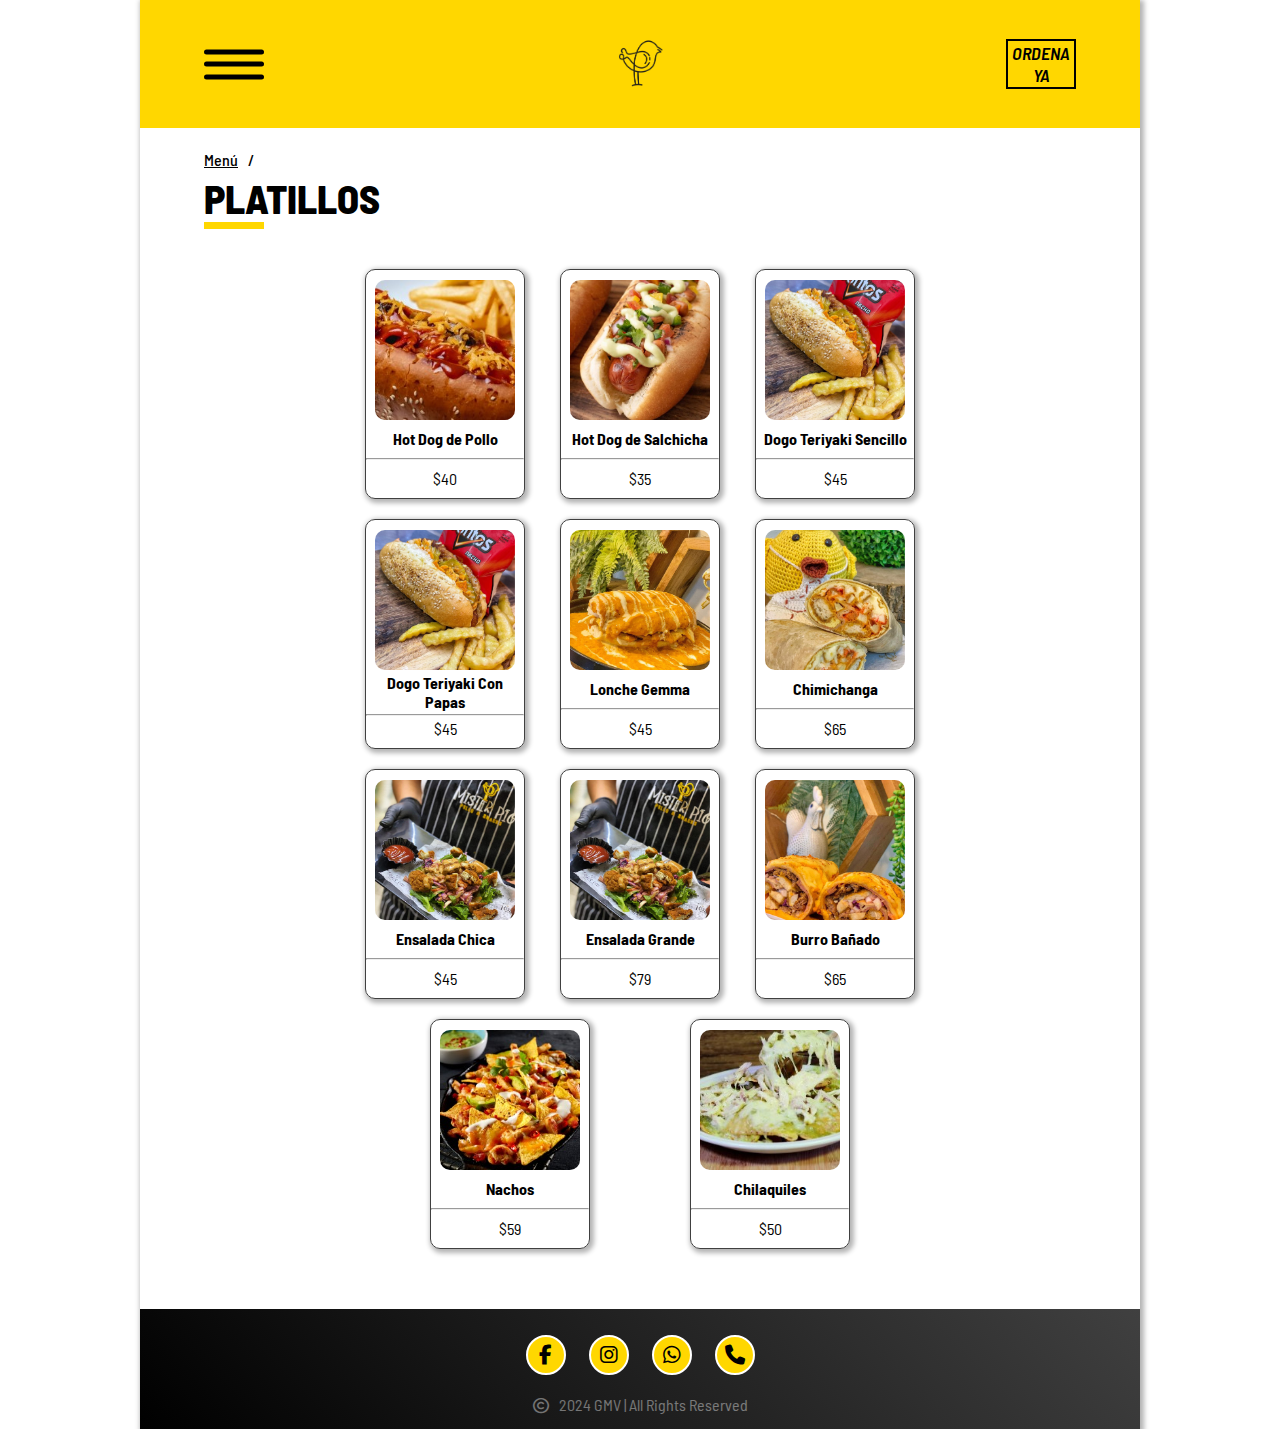
<file: platillos.html>
<!DOCTYPE html>
<html lang="en">
<head>
    <meta charset="UTF-8">
    <meta name="viewport" content="width=device-width, initial-scale=1.0">
    <link rel="stylesheet" href="style.css">
    <link href="https://cdnjs.cloudflare.com/ajax/libs/font-awesome/6.1.2/css/all.min.css" rel="stylesheet" />
    <link rel="preconnect" href="https://fonts.googleapis.com">
    <link rel="preconnect" href="https://fonts.gstatic.com" crossorigin>
    <link href="https://fonts.googleapis.com/css2?family=Barlow+Semi+Condensed:ital,wght@0,100;0,200;0,300;0,400;0,500;0,600;0,700;0,800;0,900;1,100;1,200;1,300;1,400;1,500;1,600;1,700;1,800;1,900&display=swap" rel="stylesheet">
    <title>Mister Pio</title>
</head>
<body>

    <!--.........nav sec..................-->
    <nav id="navbar">
        <div class="hamburger-menu">
            <span></span>
            <span></span>
            <span></span>
        </div>
        <div class="pio-nav-logo">
            <a href="#" target="_blank"><img src="Images/mister-pio-logo-black.png" alt="mister pio logo"></a>
        </div>
        <div class="order-button">
            <a href="tel:+523781439990" target="_blank">ORDENA YA</a>
        </div>
    </nav>

    <div class="off-screen-menu-nav">
        <div class="off-menu-top">
            <ul>
                <li><a href="index.html" class="nav-link">Inició</a></li>
                <hr>
                <li><a href="index.html#promotion-locate" class="nav-link">Promociones</a></li>
                <hr>
                <li><a href="index.html#menu-locate" class="nav-link">Menú</a></li>
                <hr>
                <li><a href="location.html" class="nav-link">Ubicanos</a></li>
                <hr>
            </ul>
        </div>
        <div class="off-menu-bottom">
            <a href="https://www.facebook.com/misterpio.polloysnacks/" target="_blank"><i class="fa-brands fa-facebook-f"></i></a>
            <a href="https://www.instagram.com/misterpio.pegueros/" target="_blank"><i class="fa-brands fa-instagram"></i></a>
            <a href="https://api.whatsapp.com/send?phone=%2B523781439990&context=ARCaFNscxSYI_stfjsSs_7xZzqquykpf9dDGY4Dx6fbaixdu2SgUhKH-X23nC-zYW3e9kOe8j7cCv8uqpp4_Bazkj16EUHol1VG-g3Ez2CbQSKxUJmUHYGKz1qY7ZSjIc5O-H712ArQqqVCinLZUUJL-cw&source=FB_Page&app=facebook&entry_point=page_cta&sfnsn=scwspmo" target="_blank"><i class="fa-brands fa-whatsapp"></i></a>
            <a href="tel:+523781439990" target="_blank"><i class="fa-solid fa-phone"></i></a>
        </div>
    </div>


    <!--.........Burgers sec..................-->
    <div class="whole-menu-item" id="platillos">
        <div class="go-back-to-menu">
            <a href="index.html#menu-locate">Menú</a>
            <p>/</p>
        </div>
        <div class="intro-menu-topic">
            <h2>PLATILLOS</h2>
            <hr>
            <h4></h4>
        </div>
        <div class="all-dishes all-items">
            <div class="dish single-item">
                <img src="Images/platillo-hotdogpollo.jpg" alt="image of plate of food">
                <h4>Hot Dog de Pollo</h4>
                <hr>
                <p>$40</p>
            </div>
            <div class="dish single-item">
                <img src="Images/platillo-hotdogsalchicha.jpg" alt="image of plate of food">
                <h4>Hot Dog de Salchicha</h4>
                <hr>
                <p>$35</p>
            </div>
            <div class="dish single-item">
                <img src="Images/platillos-dogoteriyaki.png" alt="image of plate of food">
                <h4>Dogo Teriyaki Sencillo</h4>
                <hr>
                <p>$45</p>
            </div>
            <div class="dish single-item">
                <img src="Images/platillos-dogoteriyaki.png" alt="image of plate of food">
                <h4>Dogo Teriyaki Con Papas</h4>
                <hr>
                <p>$45</p>
            </div>
            <div class="dish single-item">
                <img src="Images/platillos-lonchegema.png" alt="image of plate of food">
                <h4>Lonche Gemma</h4>
                <hr>
                <p>$45</p>
            </div>
            <div class="dish single-item">
                <img src="Images/platillos-chimichanga.png" alt="image of plate of food">
                <h4>Chimichanga</h4>
                <hr>
                <p>$65</p>
            </div>
            <div class="dish single-item">
                <img src="Images/platillos-ensalada.png" alt="image of plate of food">
                <h4>Ensalada Chica</h4>
                <hr>
                <p>$45</p>
            </div>
            <div class="dish single-item">
                <img src="Images/platillos-ensalada.png" alt="image of plate of food">
                <h4>Ensalada Grande</h4>
                <hr>
                <p>$79</p>
            </div>
            <div class="dish single-item">
                <img src="Images/platillos-burro.png" alt="image of plate of food">
                <h4>Burro Bañado</h4>
                <hr>
                <p>$65</p>
            </div>
            <div class="dish single-item">
                <img src="Images/platillos-nachos.jpg" alt="image of plate of food">
                <h4>Nachos</h4>
                <hr>
                <p>$59</p>
            </div>
            <div class="dish single-item">
                <img src="Images/platillos-chilaquiles.jpg" alt="image of plate of food">
                <h4>Chilaquiles</h4>
                <hr>
                <p>$50</p>
            </div>
        </div>
    </div>

    <!--.........footer sec..................-->
    <section class="footer-sec">
        <footer>
            <div class="footer-social">
                <a href="https://www.facebook.com/misterpio.polloysnacks/" target="_blank"><i class="fa-brands fa-facebook-f"></i></a>
                <a href="https://www.instagram.com/misterpio.pegueros/" target="_blank"><i class="fa-brands fa-instagram"></i></a>
                <a href="https://api.whatsapp.com/send?phone=%2B523781439990&context=ARCaFNscxSYI_stfjsSs_7xZzqquykpf9dDGY4Dx6fbaixdu2SgUhKH-X23nC-zYW3e9kOe8j7cCv8uqpp4_Bazkj16EUHol1VG-g3Ez2CbQSKxUJmUHYGKz1qY7ZSjIc5O-H712ArQqqVCinLZUUJL-cw&source=FB_Page&app=facebook&entry_point=page_cta&sfnsn=scwspmo" target="_blank"><i class="fa-brands fa-whatsapp"></i></a>
                <a href="tel:+523781439990" target="_blank"><i class="fa-solid fa-phone"></i></a>
            </div>
            <div class="footer-designed-by">
                <a href="#"><i class="fa-regular fa-copyright"></i></a>
                <p>2024 GMV | All Rights Reserved</p>
            </div>
        </footer>
    </section>





    <script src="app.js"></script>
</body>
</html>
</file>
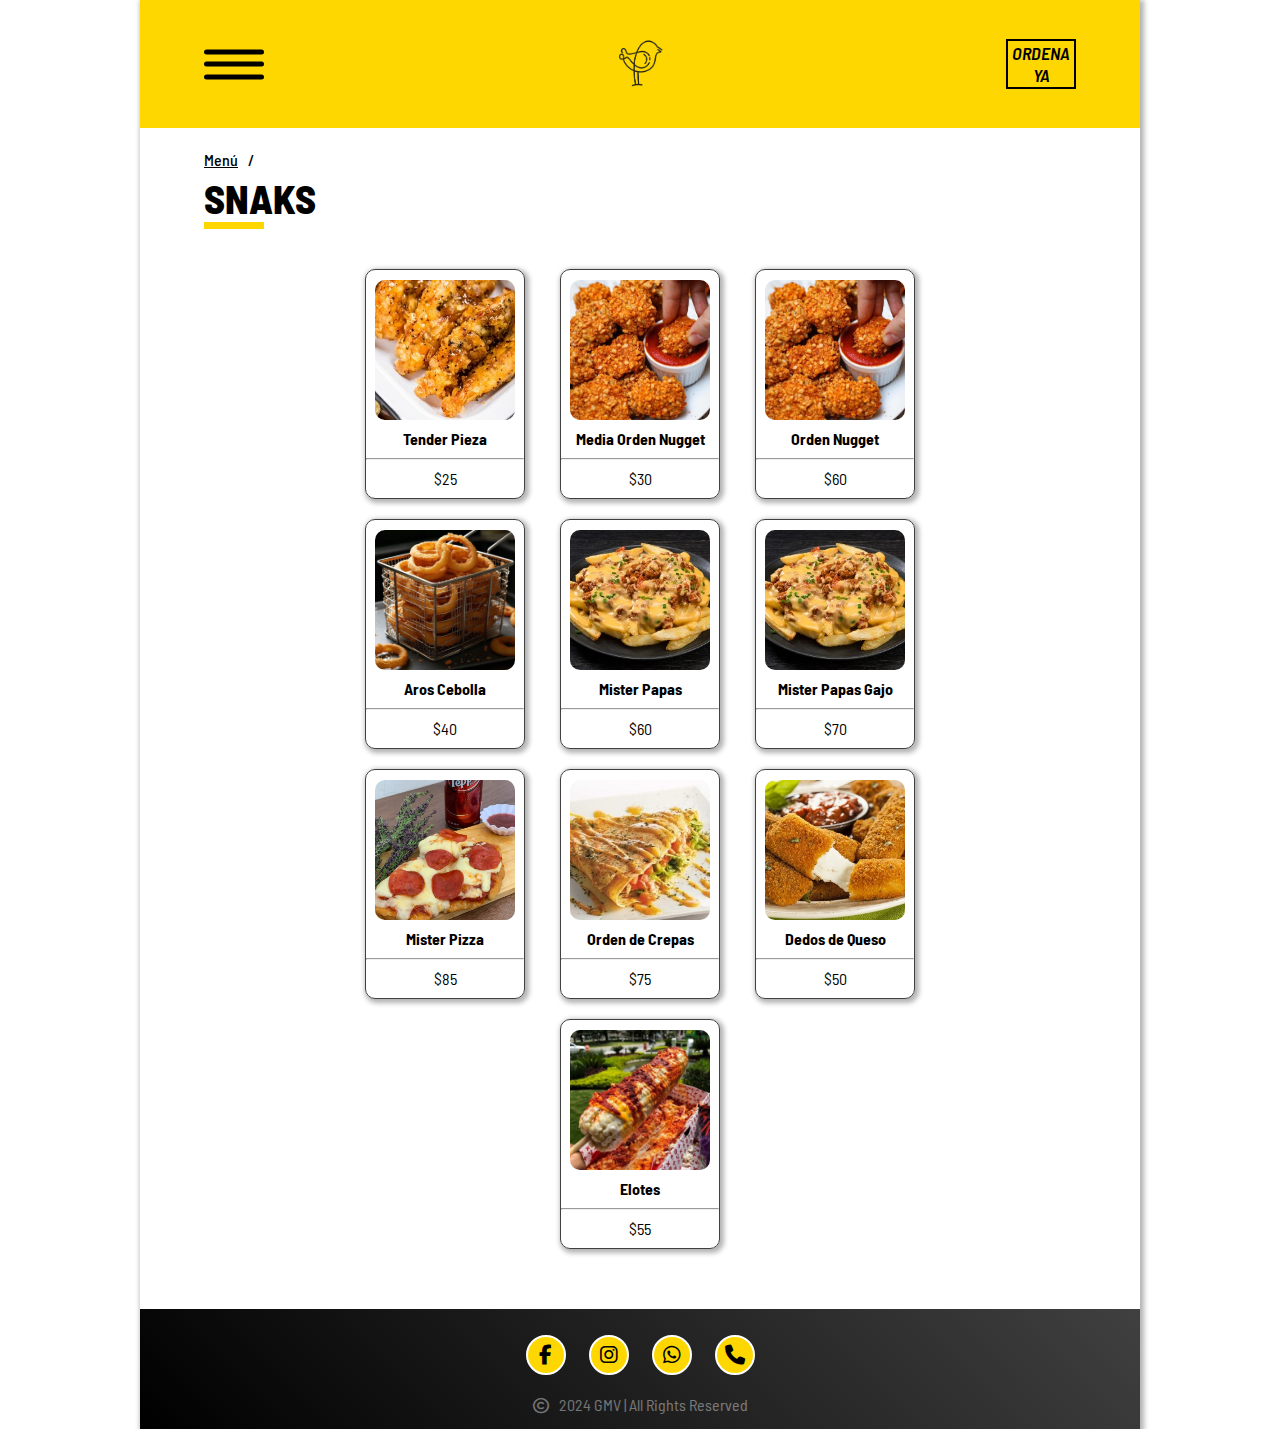
<file: snaks.html>
<!DOCTYPE html>
<html lang="en">
<head>
    <meta charset="UTF-8">
    <meta name="viewport" content="width=device-width, initial-scale=1.0">
    <link rel="stylesheet" href="style.css">
    <link href="https://cdnjs.cloudflare.com/ajax/libs/font-awesome/6.1.2/css/all.min.css" rel="stylesheet" />
    <link rel="preconnect" href="https://fonts.googleapis.com">
    <link rel="preconnect" href="https://fonts.gstatic.com" crossorigin>
    <link href="https://fonts.googleapis.com/css2?family=Barlow+Semi+Condensed:ital,wght@0,100;0,200;0,300;0,400;0,500;0,600;0,700;0,800;0,900;1,100;1,200;1,300;1,400;1,500;1,600;1,700;1,800;1,900&display=swap" rel="stylesheet">
    <title>Mister Pio</title>
</head>
<body>

    <!--.........nav sec..................-->
    <nav id="navbar">
        <div class="hamburger-menu">
            <span></span>
            <span></span>
            <span></span>
        </div>
        <div class="pio-nav-logo">
            <a href="#" target="_blank"><img src="Images/mister-pio-logo-black.png" alt="mister pio logo"></a>
        </div>
        <div class="order-button">
            <a href="tel:+523781439990" target="_blank">ORDENA YA</a>
        </div>
    </nav>

    <div class="off-screen-menu-nav">
        <div class="off-menu-top">
            <ul>
                <li><a href="index.html" class="nav-link">Inició</a></li>
                <hr>
                <li><a href="index.html#promotion-locate" class="nav-link">Promociones</a></li>
                <hr>
                <li><a href="index.html#menu-locate" class="nav-link">Menú</a></li>
                <hr>
                <li><a href="location.html" class="nav-link">Ubicanos</a></li>
                <hr>
            </ul>
        </div>
        <div class="off-menu-bottom">
            <a href="https://www.facebook.com/misterpio.polloysnacks/" target="_blank"><i class="fa-brands fa-facebook-f"></i></a>
            <a href="https://www.instagram.com/misterpio.pegueros/" target="_blank"><i class="fa-brands fa-instagram"></i></a>
            <a href="https://api.whatsapp.com/send?phone=%2B523781439990&context=ARCaFNscxSYI_stfjsSs_7xZzqquykpf9dDGY4Dx6fbaixdu2SgUhKH-X23nC-zYW3e9kOe8j7cCv8uqpp4_Bazkj16EUHol1VG-g3Ez2CbQSKxUJmUHYGKz1qY7ZSjIc5O-H712ArQqqVCinLZUUJL-cw&source=FB_Page&app=facebook&entry_point=page_cta&sfnsn=scwspmo" target="_blank"><i class="fa-brands fa-whatsapp"></i></a>
            <a href="tel:+523781439990" target="_blank"><i class="fa-solid fa-phone"></i></a>
        </div>
    </div>


    <!--.........Burgers sec..................-->
    <div class="whole-menu-item" id="snacks">
        <div class="go-back-to-menu">
            <a href="index.html#menu-locate">Menú</a>
            <p>/</p>
        </div>
        <div class="intro-menu-topic">
            <h2>SNAKS</h2>
            <hr>
            <h4></h4>
        </div>
        <div class="all-snacks all-items">
            <div class="snack single-item">
                <img src="Images/snak-tenderpollo.jpg" alt="image of snack item">
                <h4>Tender Pieza</h4>
                <hr>
                <p>$25</p>
            </div>
            <div class="snack single-item">
                <img src="Images/snak-nuggets.jpg" alt="image of snack item">
                <h4>Media Orden Nugget</h4>
                <hr>
                <p>$30</p>
            </div>
            <div class="snack single-item">
                <img src="Images/snak-nuggets.jpg" alt="image of snack item">
                <h4>Orden Nugget</h4>
                <hr>
                <p>$60</p>
            </div>
            <div class="snack single-item">
                <img src="Images/fries-3.jpg" alt="image of snack item">
                <h4>Aros Cebolla</h4>
                <hr>
                <p>$40</p>
            </div>
            <div class="snack single-item">
                <img src="Images/snak-misterpapa.jpg" alt="image of snack item">
                <h4>Mister Papas</h4>
                <hr>
                <p>$60</p>
            </div>
            <div class="snack single-item">
                <img src="Images/snak-misterpapa.jpg" alt="image of snack item">
                <h4>Mister Papas Gajo</h4>
                <hr>
                <p>$70</p>
            </div>
            <div class="snack single-item">
                <img src="Images/menu items container 5.png" alt="image of snack item">
                <h4>Mister Pizza</h4>
                <hr>
                <p>$85</p>
            </div>
            <div class="snack single-item">
                <img src="Images/snak-crepas.jpg" alt="image of snack item">
                <h4>Orden de Crepas</h4>
                <hr>
                <p>$75</p>
            </div>
            <div class="snack single-item">
                <img src="Images/snak-dedosdequeso.jpg" alt="image of snack item">
                <h4>Dedos de Queso</h4>
                <hr>
                <p>$50</p>
            </div>
            <div class="snack single-item">
                <img src="Images/snak-elote.jpg" alt="image of snack item">
                <h4>Elotes</h4>
                <hr>
                <p>$55</p>
            </div>
        </div>
    </div>

    <!--.........footer sec..................-->
    <section class="footer-sec">
        <footer>
            <div class="footer-social">
                <a href="https://www.facebook.com/misterpio.polloysnacks/" target="_blank"><i class="fa-brands fa-facebook-f"></i></a>
                <a href="https://www.instagram.com/misterpio.pegueros/" target="_blank"><i class="fa-brands fa-instagram"></i></a>
                <a href="https://api.whatsapp.com/send?phone=%2B523781439990&context=ARCaFNscxSYI_stfjsSs_7xZzqquykpf9dDGY4Dx6fbaixdu2SgUhKH-X23nC-zYW3e9kOe8j7cCv8uqpp4_Bazkj16EUHol1VG-g3Ez2CbQSKxUJmUHYGKz1qY7ZSjIc5O-H712ArQqqVCinLZUUJL-cw&source=FB_Page&app=facebook&entry_point=page_cta&sfnsn=scwspmo" target="_blank"><i class="fa-brands fa-whatsapp"></i></a>
                <a href="tel:+523781439990" target="_blank"><i class="fa-solid fa-phone"></i></a>
            </div>
            <div class="footer-designed-by">
                <a href="#"><i class="fa-regular fa-copyright"></i></a>
                <p>2024 GMV | All Rights Reserved</p>
            </div>
        </footer>
    </section>





    <script src="app.js"></script>
</body>
</html>
</file>
<file: style.css>
* {
    margin: 0;
    padding: 0;
    box-sizing: border-box;
    color: #000000;
    font-family: "Barlow Semi Condensed", sans-serif;
    font-size: 16px;
    max-width: 1000px;
}




/*--------------------------Navbar---------------------------*/

#navbar {
    position: fixed;
    top: 0;
    left: 0;
    z-index: 100;
    background-color: #FFD700;
    width: 100vw;
    height: 100px;
    max-height: 100px;
    padding: 5% 5%;
    display: inline-flex;
    justify-content: space-between;
    align-items: center;
}

#navbar .pio-nav-logo img {
    height: 50px;
    width: 50px;
}

#navbar .order-button {
    height: 50px;
    border: 2px solid #000000;
    width: 70px;
    text-align: center;
    display: inline-flex;
    justify-content: center;
    align-items: center;
}

#navbar .order-button a {
    font-weight: 600;
    text-decoration: none;
    font-size: 18px;
    font-style: italic; /*maybe delete*/
    background-color: transparent;
    transition: background-color .3s;  
}

#navbar .order-button a:hover {
    background-color: #ffffff;
}

.off-screen-menu-nav {
    background-color: #404040; /*404040*/
    z-index: 99;
    height: 100vh;
    width: 100%;
    max-width: 600px;
    position: fixed;
    top: 0;
    left: -600px;
    display: flex;
    flex-direction: column;
    justify-content: flex-start;
    align-items: center;
    text-align: center;
    font-size: 3rem;
    transition: .3s ease;
}

.off-screen-menu-nav.active {
    left: 0;
    margin-top: 100px;
}

.off-screen-menu-nav ul {
    padding-top: 10px;
    width: 100%;
}

.off-screen-menu-nav li {
    list-style: none;
    padding-bottom: 30px;
    padding-top: 30px;

}

.off-screen-menu-nav hr {
    width: 500px;
}

.off-screen-menu-nav .off-menu-top a {
    text-decoration: none;
    font-size: 30px;
    color: #ffffff;
    font-weight: 600;
    padding: 20px 60px;
}

.hamburger-menu {
    height: 50px;
    width: 60px;
    margin-right: 10px;
    position: relative;
    cursor: pointer;   
}

.hamburger-menu span {
    height: 5px;
    width: 100%;
    background-color: #000000;
    border-radius: 25px;
    position: absolute;
    top: 50%;
    left: 50%;
    transform: translate(-50%, -50%);
    transition: .3s ease;
}

.hamburger-menu span:nth-child(1) {
    top: 25%;
}

.hamburger-menu span:nth-child(3) {
    top: 75%;
}

.hamburger-menu.active span:nth-child(1) {
    top: 50%;
    transform: translate(-50%, -50%) rotate(45deg);
}

.hamburger-menu.active span:nth-child(2) {
    opacity: 0;
}

.hamburger-menu.active span:nth-child(3) {
    top: 50%;
    transform: translate(-50%, -50%) rotate(-45deg);
}


.off-screen-menu-nav .off-menu-bottom {
    height: 15%;
    width: 100%;
    margin-top: 20px;
}

.off-screen-menu-nav .off-menu-bottom a {
    text-decoration: none;
    margin-left: 10px;
    margin-right: 10px;
}

.off-screen-menu-nav .off-menu-bottom i {
    color: black;
    text-decoration: none;
    font-size: 20px;
    background-color: #FFD700;
    border: 2px solid white;
    width: 40px;
    height: 40px;
    border-radius: 50%;
    display: inline-flex;
    justify-content: center;
    align-items: center;
    transition: background-color .3s;
}

.off-screen-menu-nav .off-menu-bottom i:hover {
    background-color: #ffffff;
}


/*--------------------------welcome---------------------------*/

.welcome-sec {
    background: linear-gradient(45deg, #000000, #404040);
}

.welcome-sec h1 {
    padding-top: 110px;
    padding-bottom: 10px;
    font-size: 30px;
    text-align: center;
    color: #ffffff;
}


.welcome-text h1 {
    font-size: 28px;
    color: transparent;
    -webkit-text-stroke: 1px #ffffff;
    background-image: linear-gradient(#FFD700, #FFD700);
    background-repeat: no-repeat;
    -webkit-background-clip: text;
    background-position: -750px 0;
    animation: animateText 5s linear infinite;
}

@keyframes animateText {
    0%,95%,100% {
        background-position: -750px 0;
    }
    65%,85% {
        background-position: 0px 0;
    }
}




.welcome-sec img {
    width: 100%;
}




/*--------------------------all-sec-menu/promo------------------*/
.sections h2 {
    font-size: 40px;
    margin-top: 20px;
    padding-left: 5px;
}

.sections hr {
    width: 65px;
    height: 10px;
    background-color: #FFD700;
    margin-bottom: 10px;
    border: none;
}



/*--------------------------promotions---------------------------*/

#promotion-locate {
    background-color: aqua;
    width: 1px;
    height: 1px;
    position: relative;
    top: -100px;
    opacity: 0;
}



.promotion-images {
  padding: 0 5vw;
}

.slider-wrapper {
  width: 100%;
  box-shadow: 2px 2px 5px 2px rgba(0,0,0,0.3);
  border-radius: 10px;
  overflow: hidden;
}

.slider {
  display: flex;
  width: 100%;
  
  
  animation: slide 21s infinite;
  animation-timing-function: ease-in-out;
  animation-delay: 3s;
}

.slider img {
  width: 100%;
  aspect-ratio: 1/1;
}

@keyframes slide{
    0%, 30% {
        transform: translateX(0%);
    }
    30.2% {
        transform: translateX(-20%);
    }
    30.4% {
        transform: translateX(-40%);
    }
    30.6% {
        transform: translateX(-60%);
    }
    30.8% {
        transform: translateX(-80%);
    }
    31%, 65% {
        transform: translateX(-100%);
    }
    65.2% {
        transform: translateX(-120%);
    }
    65.4% {
        transform: translateX(-140%);
    }
    65.6% {
        transform: translateX(-160%);
    }
    65.8% {
        transform: translateX(-180%);
    }
    66%, 99% {
        transform:translateX(-200%);
    }
    99.2% {
        transform: translateX(-220%);
    }
    99.4% {
        transform: translateX(-240%);
    }
    99.6% {
        transform: translateX(-260%);
    }
    99.8% {
        transform: translateX(-280%);
    }
    100% {
        transform: translateX(-300%);
    }
}





/*--------------------------Menu---------------------------*/

#menu-locate {
    background-color: aqua;
    width: 1px;
    height: 1px;
    position: relative;
    top: -100px;
    opacity: 0;
}

.menu-items-container {
    padding: 0 5vw;
    margin-bottom: 50px;
}

.menu-items {
    display: flex;
    align-content: center;
    align-items: center;
    justify-content: center;
    border: 2px solid #000000;
    border-radius: 10px;
    overflow: hidden;
    margin-top: 10px;
    margin-bottom: 10px;
    width: 100%;
    height: 120px;
    background-color: #404040;
    text-decoration: none;
    cursor: pointer;
    box-shadow: 2px 2px 5px 2px rgba(0,0,0,0.3);
    transition: background-color .3s;
}

.menu-items:hover {
    background-color: #404040;
    opacity: .70;
}

.menu-items img {
    width: 40%;
    height: 100%;
    object-fit: cover;
    border-radius: 10px;
}

.menu-items h4 {
    width: 60%;
    font-size: 25px;
    padding-left: 10%;
    color: #ffffff;
}








/*--------------------------footer---------------------------*/


.footer-sec footer {
    background: linear-gradient(45deg, #000000, #404040);
    height: 120px;
    width: 100%;
    display: flex;
    flex-direction: column;
    justify-content: center;
    align-content: center;
    align-items: center;
}

footer .footer-social {
    padding-top: 10px;
    padding-bottom: 20px;
}

footer .footer-social a {
    text-decoration: none;
    margin-left: 10px;
    margin-right: 10px;
}

footer .footer-social i {
    color: black;
    text-decoration: none;
    font-size: 20px;
    background-color: #FFD700;
    border: 2px solid white;
    width: 40px;
    height: 40px;
    border-radius: 50%;
    display: inline-flex;
    justify-content: center;
    align-items: center;
    transition: background-color .3s;
}

footer .footer-social i:hover {
    background-color: #ffffff;
}

footer .footer-designed-by {
    display: inline-flex;
    color: #ffffff;
}

footer .footer-designed-by p {
    color: #ffffff;
    opacity: .4;
    padding-left: 10px;
    font-size: 16px;
}

footer .footer-designed-by a i {
    font-size: 16px;
    color: #ffffff;
    opacity: .4;
}







/*--------------------------All menu items---------------------------*/
.whole-menu-item {
    margin: 0 5vw;
    margin-bottom: 50px;
}

.all-items {
    margin-top: 10px;
    display: flex;
    flex-direction: column; /*change to row at 350px in media query*/
    justify-content: flex-start;
    align-items: center;
    align-content: center;
    min-height: 80vh;
}


.single-item {
    width: 160px;
    height: 230px;
    display: flex;
    flex-direction: column;
    justify-content: space-between;
    
    align-items: center;
    overflow: hidden;
    border: 1px solid #404040;
    border-radius: 10px;
    margin-top: 10px;
    margin-bottom: 10px;
    box-shadow: 2px 2px 5px 2px rgba(0,0,0,0.3);
}




.all-items .single-item img {
    width: 140px;
    height: 140px;
    object-fit: cover;
    border-radius: 10px;
    margin-top: 10px;
}

.all-items .single-item hr {
    width: 100%;
}
.all-items .single-item h4 {
    text-align: center;
}

.all-items .single-item p {
    padding-bottom: 10px;
}


.go-back-to-menu {
    margin-top: 110px;
    display: inline-flex;
}

.go-back-to-menu a {
    font-size: 16px;
    margin-right: 10px;
    font-weight: 500;
}

.go-back-to-menu p {
    font-size: 16px;
    font-weight: 500;
}

.intro-menu-topic h2 {
    font-size: 40px;
    padding-top: 5px;
    font-weight: 800;
}

.intro-menu-topic hr {
    width: 60px;
    height: 7px;
    background-color: #FFD700;
    margin-bottom: 10px;
    border: none;
}

.intro-menu-topic h4 {
    font-size: 16px;
    opacity: .7;
}

.intro-menu-topic h4:last-child {
    padding-bottom: 20px;
}
/*--------------------------location---------------------------*/
.location-sec {
    margin-top: 110px;
}
.location-container {
    min-height: 90vh;
}

.location-container .location-img iframe{
    width: 100%;
    height: 70vw;
}

.location-info p {
    font-weight: 500;
    padding-bottom: 5px;
}

.location-title h2 {
    font-weight: 700;
    font-size: 35px;
}

.location-title hr {
    width: 60px;
    height: 7px;
    background-color: #FFD700;
    margin-bottom: 20px;
    border: none;
}

.location-info .horario p {
    font-weight: 600;
    padding-left: 20px;
}







/*--------------------------media query---------------------------*/



/*--------------------------350---------------------------*/

@media (min-width:360px){
    .all-items {
        margin-top: 10px;
        display: flex;
        flex-direction: row; /*change to row at 350px in media query*/
        flex-wrap: wrap;
        justify-content: space-between;
        align-items: center;
        align-content: center;
        max-width: 340px;
        min-height: 80vh;
        margin: 0 auto;
    } 
}





/*--------------------------600---------------------------*/

@media (min-width:600px){
    .all-items {
        margin-top: 10px;
        display: flex;
        flex-direction: row; /*change to row at 350px in media query*/
        flex-wrap: wrap;
        justify-content: space-evenly;
        align-items: center;
        align-content: center;
        max-width: 620px;
        min-height: 80vh;
        margin: 0 auto;
    }






    .welcome-sec h1 {
        font-size: 40px;
        text-align: center;
        color: #ffffff;
    }
    
    
    .welcome-text h1 {
        font-size: 40px;
        color: transparent;
        -webkit-text-stroke: 1px #ffffff;
        background-image: linear-gradient(#FFD700, #FFD700);
        background-repeat: no-repeat;
        -webkit-background-clip: text;
        background-position: -750px 0;
        animation: animateText 5s linear infinite;
    }
    
    @keyframes animateText {
        0%,95%,100% {
            background-position: -750px 0;
        }
        65%,85% {
            background-position: 0px 0;
        }
    }







    .sections h2 {
        font-size: 60px;
        margin-top: 20px;
    }
    
    .sections hr {
        width: 100px;
        height: 10px;
        background-color: #FFD700;
        margin-bottom: 10px;
        border: none;
    }





    .menu-items {
        display: flex;
        align-content: center;
        align-items: center;
        justify-content: center;
        border: 2px solid #000000;
        border-radius: 10px;
        overflow: hidden;
        margin-top: 10px;
        margin-bottom: 10px;
        width: 100%;
        height: 160px;
        background-color: #404040;
        text-decoration: none;
        cursor: pointer;
        box-shadow: 2px 2px 5px 2px rgba(0,0,0,0.3);
        transition: background-color .3s;
    }
    
    .menu-items:hover {
        background-color: #404040;
        opacity: .70;
    }
    
    .menu-items img {
        width: 40%;
        height: 100%;
        object-fit: cover;
        border-radius: 10px;
    }
    
    .menu-items h4 {
        width: 60%;
        font-size: 35px;
        padding-left: 10%;
        color: #ffffff;
    }
}





/*--------------------------800---------------------------*/

@media (min-width:800px){
    .welcome-sec h1 {
        padding-top: 110px;
        padding-bottom: 10px;
        font-size: 50px;
        text-align: center;
        color: #ffffff;
    }


    .welcome-text h1 {
        font-size: 50px;
        color: transparent;
        -webkit-text-stroke: 2px #ffffff;
        background-image: linear-gradient(#FFD700, #FFD700);
        background-repeat: no-repeat;
        -webkit-background-clip: text;
        background-position: -750px 0;
        animation: animateText 5s linear infinite;
    }
    
    @keyframes animateText {
        0%,95%,100% {
            background-position: -750px 0;
        }
        65%,85% {
            background-position: 0px 0;
        }
    }

    .welcome-sec img {
        width: 100%;
        aspect-ratio: 16/9;
        object-fit: cover;
    }




    .sections hr {
        margin-bottom: 20px;
    }







    .promotion-images {
        padding: 0 15vw;
      }
}







/*--------------------------1000---------------------------*/

@media (min-width:1000px){
    body {
        max-width: 1000px;
        margin-right: auto;
        margin-left: auto;
        box-shadow: 2px 2px 5px 2px rgba(0,0,0,0.3);
    }
    #navbar {
        max-width: 1000px;
        margin-right: auto;
        margin-left: auto;
        left: auto;
        height: 100px;
        max-height: 100px;
    }

    html {
        max-width: 1000px;
        margin-right: auto;
        margin-left: auto;
    }

    .off-screen-menu-nav.active {
        left: auto;
        margin-top: 100px;
        padding-top: 50px;
    }


    .welcome-sec h1 {
        padding-top: 150px;
        padding-bottom: 10px;
        font-size: 60px;
        text-align: center;
        color: #ffffff;
    }

    .welcome-text h1 {
        font-size: 60px;
        color: transparent;
        -webkit-text-stroke: 2px #ffffff;
        background-image: linear-gradient(#FFD700, #FFD700);
        background-repeat: no-repeat;
        -webkit-background-clip: text;
        background-position: -820px 0;
        animation: animateText 5s linear infinite;
    }
    
    @keyframes animateText {
        0%,95%,100% {
            background-position: -820px 0;
        }
        65%,85% {
            background-position: 0px 0;
        }
    }



    #menu-locate {
        background-color: aqua;
        width: 1px;
        height: 1px;
        position: relative;
        top: -150px;
        opacity: 0;
    }

    #promotion-locate {
        background-color: aqua;
        width: 1px;
        height: 1px;
        position: relative;
        top: -150px;
        opacity: 0;
    }

    .go-back-to-menu {
        margin-top: 150px;
        display: inline-flex;
    }
}
</file>
